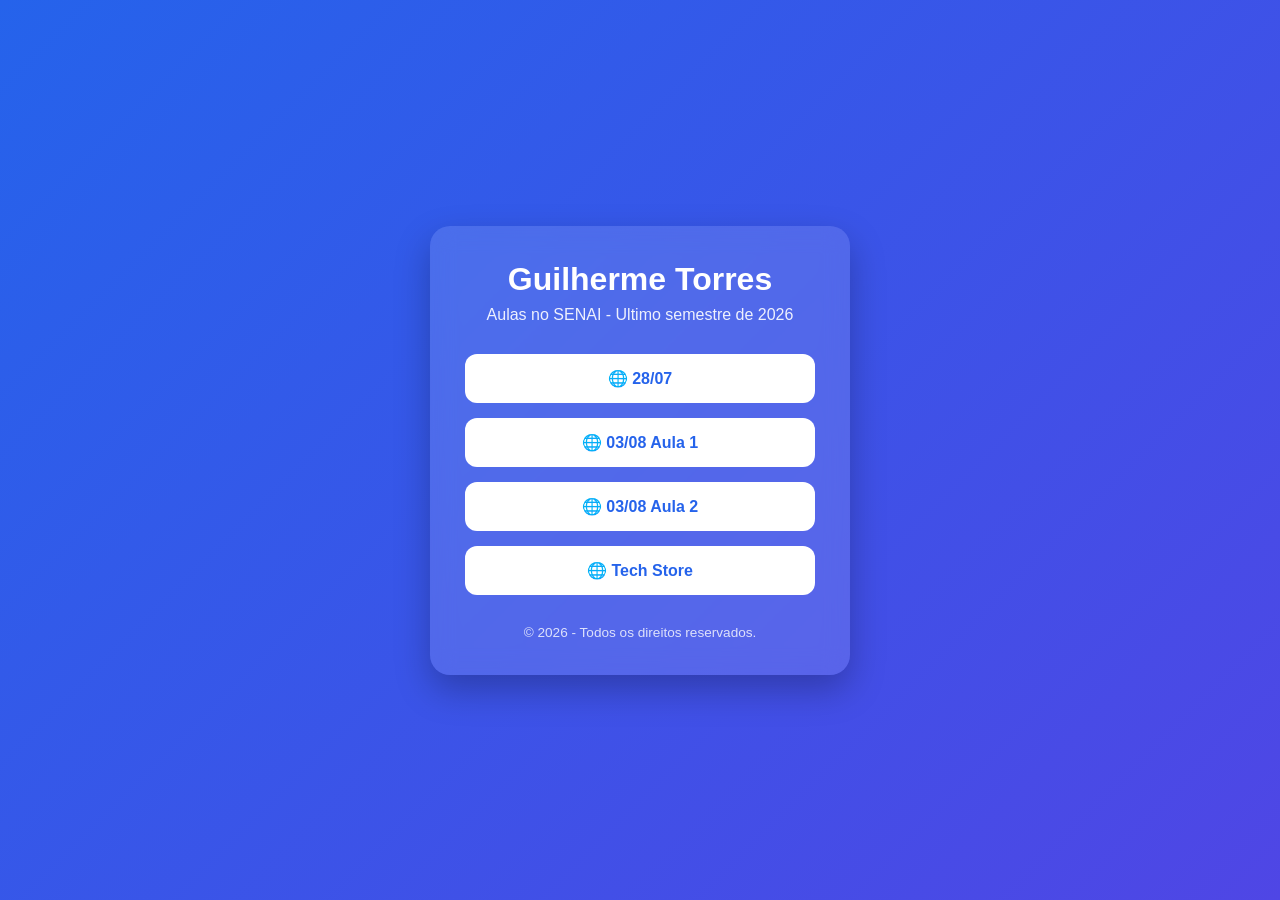
<file: index.html>
<!DOCTYPE html>
<html lang="pt-BR">
<head>
    <meta charset="UTF-8">
    <meta name="viewport" content="width=device-width, initial-scale=1.0">
    <title>Meus Links</title>
    <style>
        * {
            margin: 0;
            padding: 0;
            box-sizing: border-box;
        }

        body {
            font-family: "Segoe UI", Arial, sans-serif;
            background: linear-gradient(135deg, #2563eb, #4f46e5);
            min-height: 100vh;
            display: flex;
            justify-content: center;
            align-items: center;
            color: white;
            padding: 20px;
        }

        .container {
            width: 100%;
            max-width: 420px;
            background: rgba(255,255,255,0.12);
            backdrop-filter: blur(12px);
            border-radius: 20px;
            padding: 35px;
            text-align: center;
            box-shadow: 0 15px 35px rgba(0,0,0,.25);
        }

        .perfil {
            width: 120px;
            height: 120px;
            border-radius: 50%;
            border: 4px solid white;
            object-fit: cover;
            margin-bottom: 20px;
        }

        h1 {
            font-size: 2rem;
            margin-bottom: 8px;
        }

        .descricao {
            opacity: .9;
            margin-bottom: 30px;
        }

        .links {
            display: flex;
            flex-direction: column;
            gap: 15px;
        }

        .links a {
            text-decoration: none;
            color: #2563eb;
            background: white;
            padding: 15px;
            border-radius: 12px;
            font-weight: bold;
            transition: .3s;
        }

        .links a:hover {
            transform: translateY(-3px);
            background: #dbeafe;
            box-shadow: 0 8px 18px rgba(0,0,0,.2);
        }

        footer {
            margin-top: 30px;
            font-size: .85rem;
            opacity: .8;
        }

        @media (max-width: 500px) {
            .container {
                padding: 25px;
            }

            h1 {
                font-size: 1.7rem;
            }

            .links a {
                padding: 14px;
            }
        }
    </style>
</head>
<body>

    <main class="container">
        <h1>Guilherme Torres</h1>

        <p class="descricao">
            Aulas no SENAI - Ultimo semestre de 2026
        </p>

        <div class="links">
            <a href="./28-07/index.html" target="_blank">🌐 28/07</a>
            <a href="./03-08/aula01/exercicio.html" target="_blank">🌐 03/08 Aula 1</a>
            <a href="./03-08/aula02/index.html" target="_blank">🌐 03/08 Aula 2</a>
            <a href="./03-08/TechStore/index.html" target="_blank">🌐 Tech Store</a>
        </div>

        <footer>
            © 2026 - Todos os direitos reservados.
        </footer>

    </main>

</body>
</html>
</file>
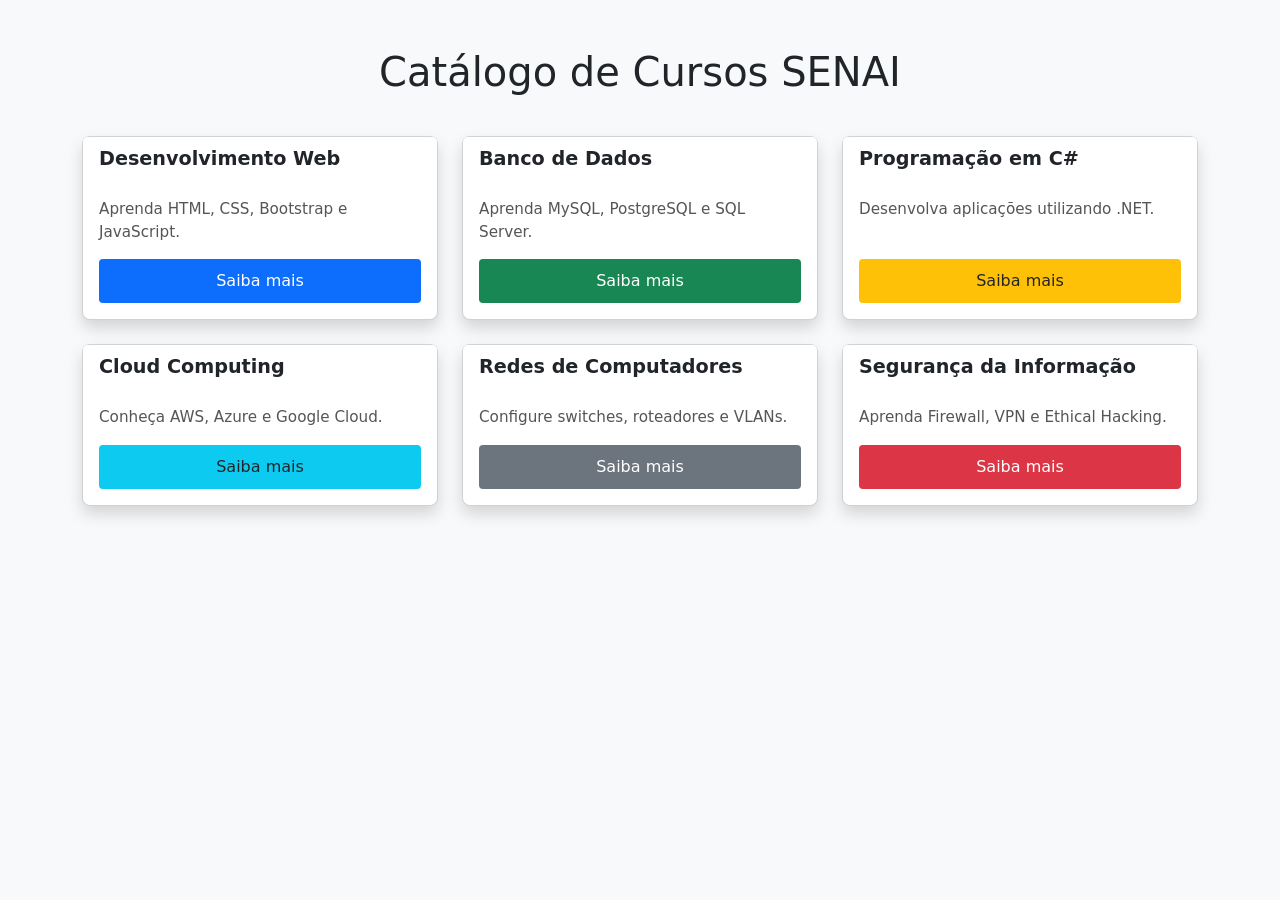
<file: 28-07/index.html>
<!DOCTYPE html>
<html lang="pt-br">
<head>
    <meta charset="UTF-8">
    <meta name="viewport" content="width=device-width, initial-scale=1.0">
    <title>Catálogo de Cursos SENAI</title>

    <link href="https://cdn.jsdelivr.net/npm/bootstrap@5.3.8/dist/css/bootstrap.min.css" rel="stylesheet">

    <style>
        body{
            background:#f8f9fa;
        }

        h1{
            margin-bottom:40px;
            font-weight:500;
        }

        .card{
            border-radius:8px;
        }

        .card-header{
            background:#fff;
            border-bottom:none;
            font-size:1.2rem;
            font-weight:600;
        }

        .card-body p{
            color:#555;
            font-size:.95rem;
        }

        .box{
            padding:10px;
            border-radius:4px;
            cursor:pointer;
            transition:.3s;
            font-weight:500;
        }

        .box:hover{
            filter:brightness(.9);
        }
    </style>
</head>

<body class="py-5">

<div class="container">

    <h1 class="text-center">Catálogo de Cursos SENAI</h1>

    <div class="row g-4">

        <!-- Desenvolvimento Web -->
        <div class="col-12 col-md-6 col-lg-4">
            <div class="card shadow h-100">
                <div class="card-header">
                    Desenvolvimento Web
                </div>

                <div class="card-body d-flex flex-column">
                    <p>Aprenda HTML, CSS, Bootstrap e JavaScript.</p>

                    <div class="mt-auto">
                        <div class="box bg-primary text-white text-center">
                            Saiba mais
                        </div>
                    </div>
                </div>
            </div>
        </div>

        <!-- Banco de Dados -->
        <div class="col-12 col-md-6 col-lg-4">
            <div class="card shadow h-100">
                <div class="card-header">
                    Banco de Dados
                </div>

                <div class="card-body d-flex flex-column">
                    <p>Aprenda MySQL, PostgreSQL e SQL Server.</p>

                    <div class="mt-auto">
                        <div class="box bg-success text-white text-center">
                            Saiba mais
                        </div>
                    </div>
                </div>
            </div>
        </div>

        <!-- C# -->
        <div class="col-12 col-md-6 col-lg-4">
            <div class="card shadow h-100">
                <div class="card-header">
                    Programação em C#
                </div>

                <div class="card-body d-flex flex-column">
                    <p>Desenvolva aplicações utilizando .NET.</p>

                    <div class="mt-auto">
                        <div class="box bg-warning text-dark text-center">
                            Saiba mais
                        </div>
                    </div>
                </div>
            </div>
        </div>

        <!-- Cloud -->
        <div class="col-12 col-md-6 col-lg-4">
            <div class="card shadow h-100">
                <div class="card-header">
                    Cloud Computing
                </div>

                <div class="card-body d-flex flex-column">
                    <p>Conheça AWS, Azure e Google Cloud.</p>

                    <div class="mt-auto">
                        <div class="box bg-info text-dark text-center">
                            Saiba mais
                        </div>
                    </div>
                </div>
            </div>
        </div>

        <!-- Redes -->
        <div class="col-12 col-md-6 col-lg-4">
            <div class="card shadow h-100">
                <div class="card-header">
                    Redes de Computadores
                </div>

                <div class="card-body d-flex flex-column">
                    <p>Configure switches, roteadores e VLANs.</p>

                    <div class="mt-auto">
                        <div class="box bg-secondary text-white text-center">
                            Saiba mais
                        </div>
                    </div>
                </div>
            </div>
        </div>

        <!-- Segurança -->
        <div class="col-12 col-md-6 col-lg-4">
            <div class="card shadow h-100">
                <div class="card-header">
                    Segurança da Informação
                </div>

                <div class="card-body d-flex flex-column">
                    <p>Aprenda Firewall, VPN e Ethical Hacking.</p>

                    <div class="mt-auto">
                        <div class="box bg-danger text-white text-center">
                            Saiba mais
                        </div>
                    </div>
                </div>
            </div>
        </div>

    </div>

</div>

</body>
</html>
</file>
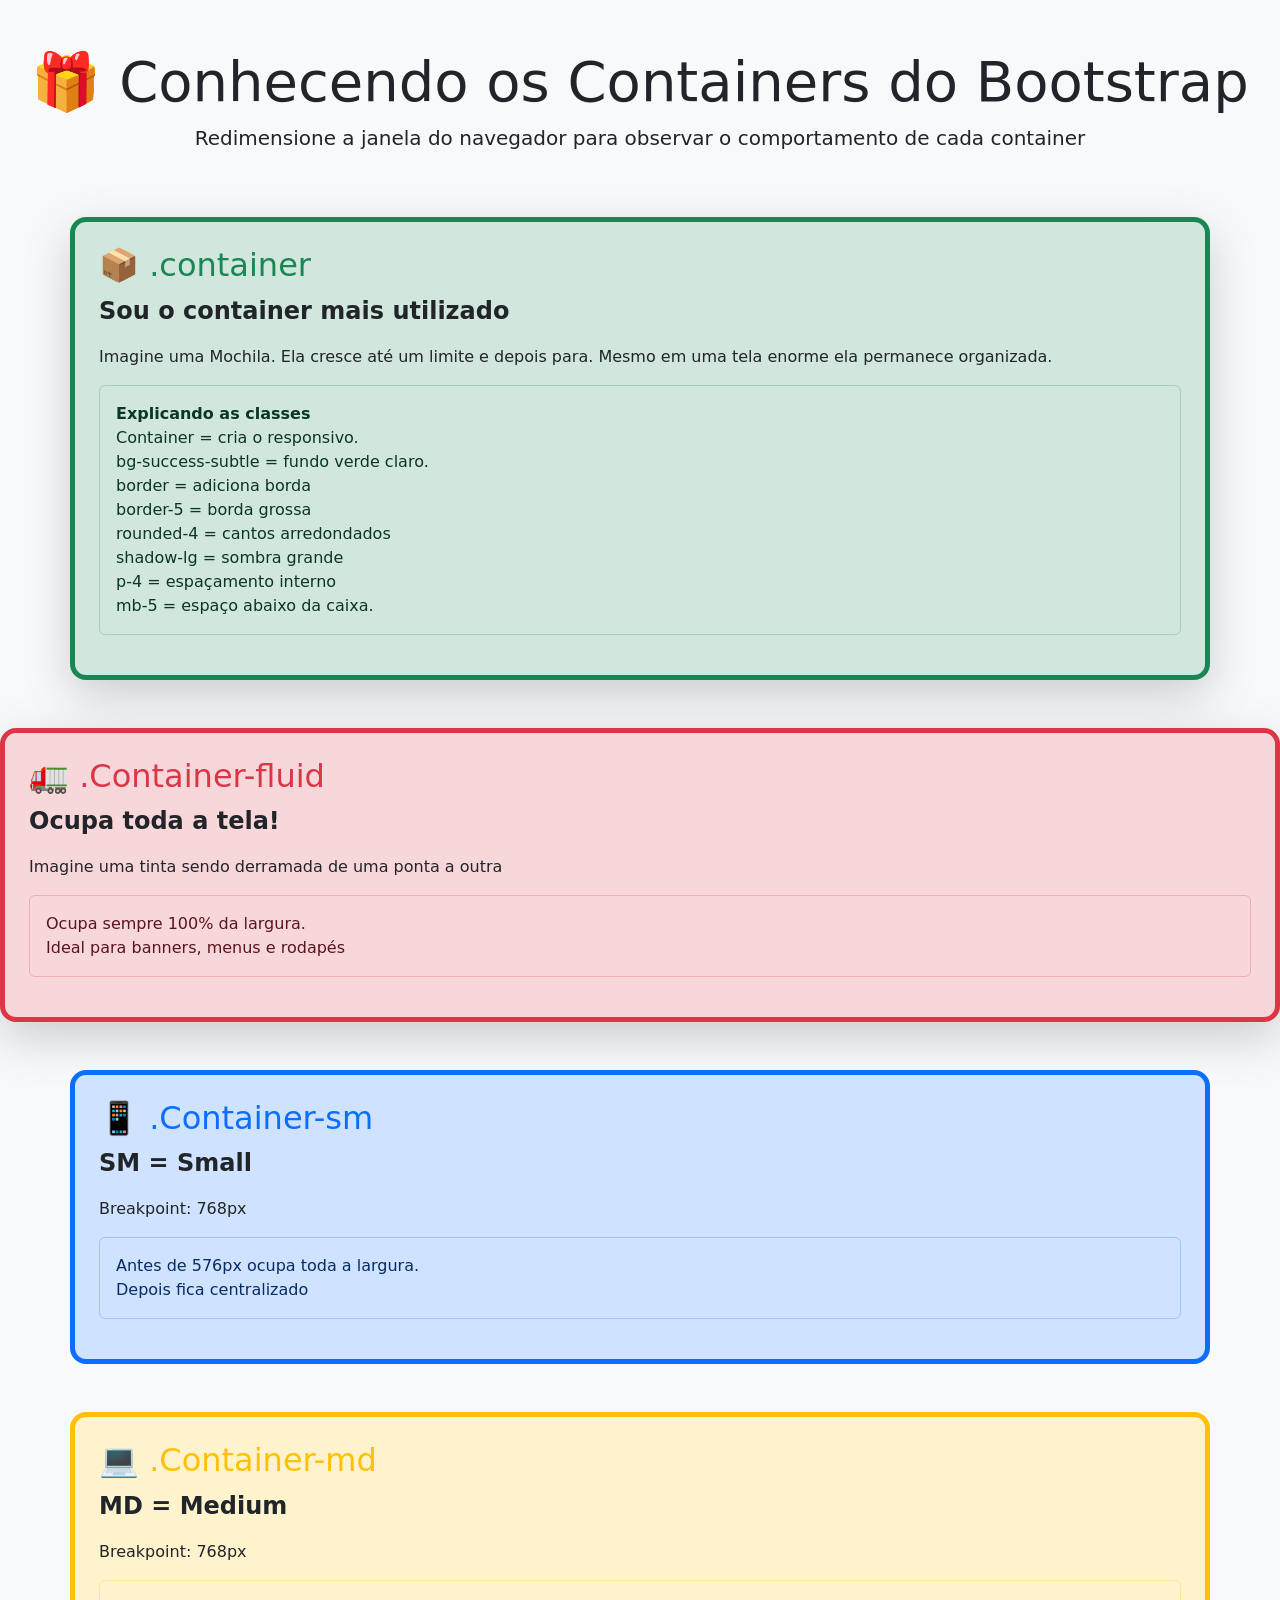
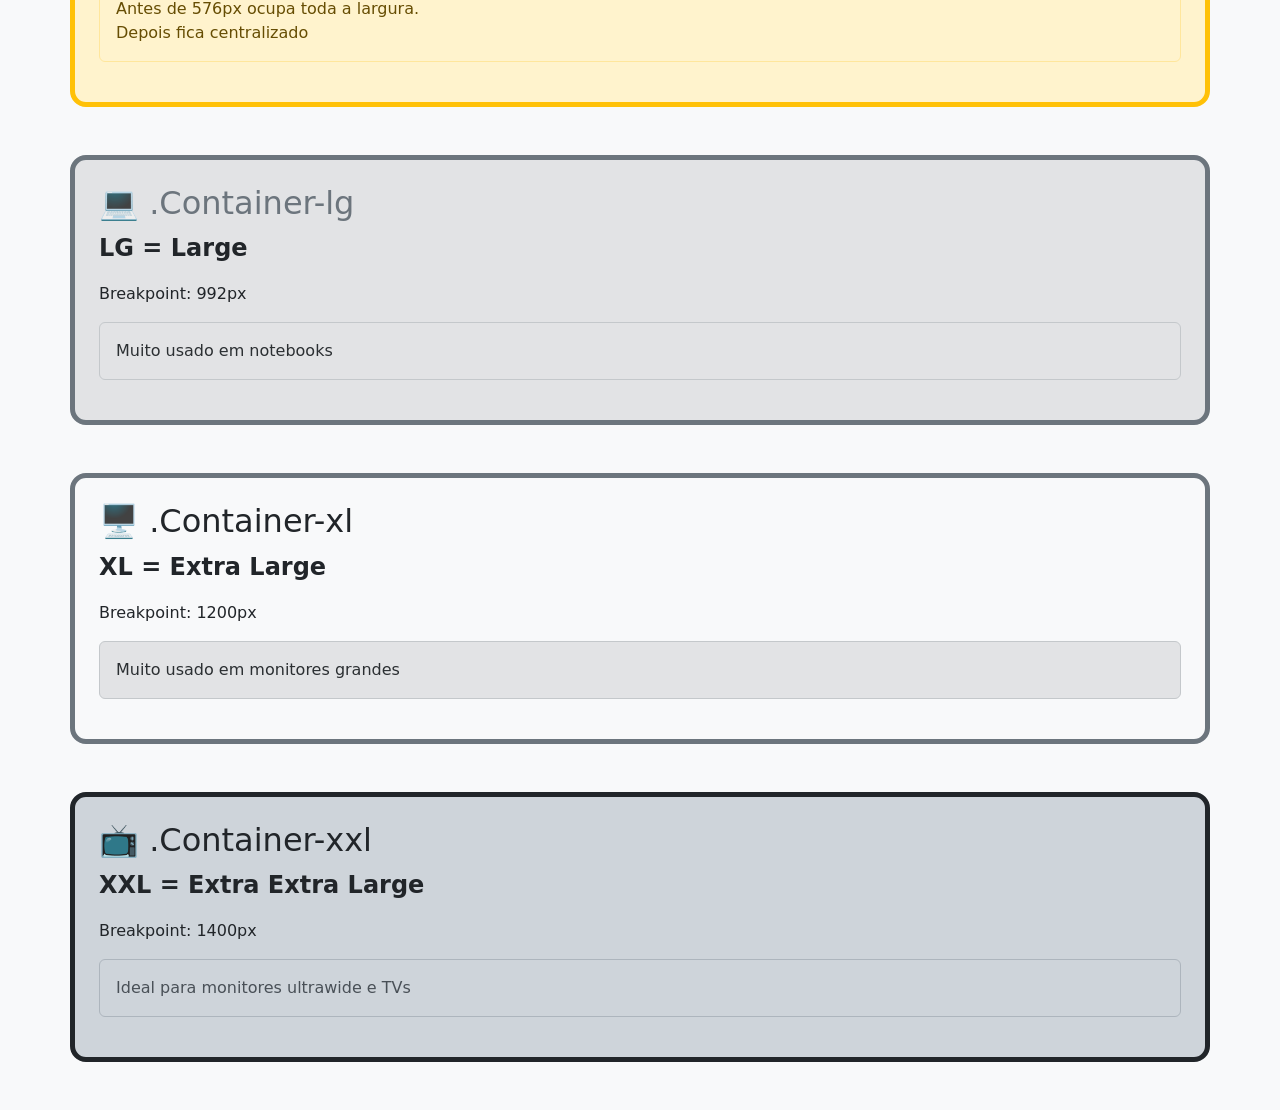
<file: 03-08/aula02/index.html>
<!DOCTYPE html>
<html lang="pt-br">
<head>
    <meta charset="UTF-8">
    <meta name="viewport" content="width=device-width, initial-scale=1.0">
    <title>Document</title>
    <link href="https://cdn.jsdelivr.net/npm/bootstrap@5.3.8/dist/css/bootstrap.min.css" rel="stylesheet" integrity="sha384-sRIl4kxILFvY47J16cr9ZwB07vP4J8+LH7qKQnuqkuIAvNWLzeN8tE5YBujZqJLB" crossorigin="anonymous">

</head>
<body class="bg-light">
    <div class="text-center py-5">
        <h1 class="display-4 ">🎁 Conhecendo os Containers do Bootstrap</h1>
        <p class="lead">Redimensione a janela do navegador para observar o comportamento de cada container</p>

    </div>
    <div class="container bg-success-subtle border border-success border-5 rounded-4 shadow-4 shadow-lg p-4 mb-5">
        <h2 class="text-success">📦 .container</h2>
        <p class="fs-4 fw-bold">Sou o container mais utilizado</p>
        <p>Imagine uma Mochila. Ela cresce até um limite e depois para. Mesmo em uma tela enorme ela permanece organizada.</p>
        <div class="alert alert-success"><strong>Explicando as classes</strong><br>
            Container = cria o responsivo. <br>
            bg-success-subtle = fundo verde claro. <br>
            border = adiciona borda <br>
            border-5 = borda grossa <br>
            rounded-4 = cantos arredondados <br>
            shadow-lg = sombra grande <br>
            p-4 = espaçamento interno <br>
            mb-5 = espaço abaixo da caixa.
        </div>
    </div>

    <!-- =====================Container Fluid===================== -->

    <div class="container-fluid bg-danger-subtle border border-danger border-5 rounded-4 shadow-lg p-4 mb-5">
        <h2 class="text-danger">🚛 .Container-fluid</h2>
        <p class="fs-4 fw-bold">Ocupa toda a tela!</p>
        <p>Imagine uma tinta sendo derramada de uma ponta a outra</p>
        <div class="alert alert-danger">
            Ocupa sempre 100% da largura. <br>
            Ideal para banners, menus e rodapés
        </div>
    </div>

    <!-- =====================Container Responsivos===================== -->

    <div class="container-sm bg-primary-subtle border border-primary border-5 rounded-4 shadow-4 p-4 mb-5">
        <h2 class="text-primary">📱 .Container-sm </h2>
        <p class="fs-4 fw-bold ">SM = Small</p>
        <p>Breakpoint: 768px</p>
        <div class="alert alert-primary">
           Antes de 576px ocupa toda a largura. <br>
           Depois fica centralizado
        </div>
    </div>

    <div class="container-md bg-warning-subtle border border-warning border-5 rounded-4 shadow-4 p-4 mb-5">
        <h2 class="text-warning">💻 .Container-md </h2>
        <p class="fs-4 fw-bold ">MD = Medium</p>
        <p>Breakpoint: 768px</p>
        <div class="alert alert-warning">
           Antes de 576px ocupa toda a largura. <br>
           Depois fica centralizado
        </div>
    </div>

    <div class="container-lg bg-secondary-subtle border border-secondary border-5 rounded-4 shadow-4 p-4 mb-5">
        <h2 class="text-secondary">💻 .Container-lg</h2>
        <p class="fs-4 fw-bold ">LG = Large</p>
        <p>Breakpoint: 992px</p>
        <div class="alert alert-secondary">
           Muito usado em notebooks
        </div>
    </div>

    <div class="container-xl bg-info-secondary-subtle border border-secondary border-5 rounded-4 shadow-4 p-4 mb-5">
        <h2 class="text-info-secondary">🖥️ .Container-xl </h2>
        <p class="fs-4 fw-bold ">XL = Extra Large</p>
        <p>Breakpoint: 1200px</p>
        <div class="alert alert-secondary">
           Muito usado em monitores grandes
        </div>
    </div>

    <div class="container-xl bg-dark-subtle border border-dark border-5 rounded-4 shadow-4 p-4 mb-5">
        <h2 class="text-dark">📺 .Container-xxl </h2>
        <p class="fs-4 fw-bold ">XXL = Extra Extra Large</p>
        <p>Breakpoint: 1400px</p>
        <div class="alert alert-dark">
           Ideal para monitores ultrawide e TVs
        </div>
    </div>



</body>
</html>
</file>
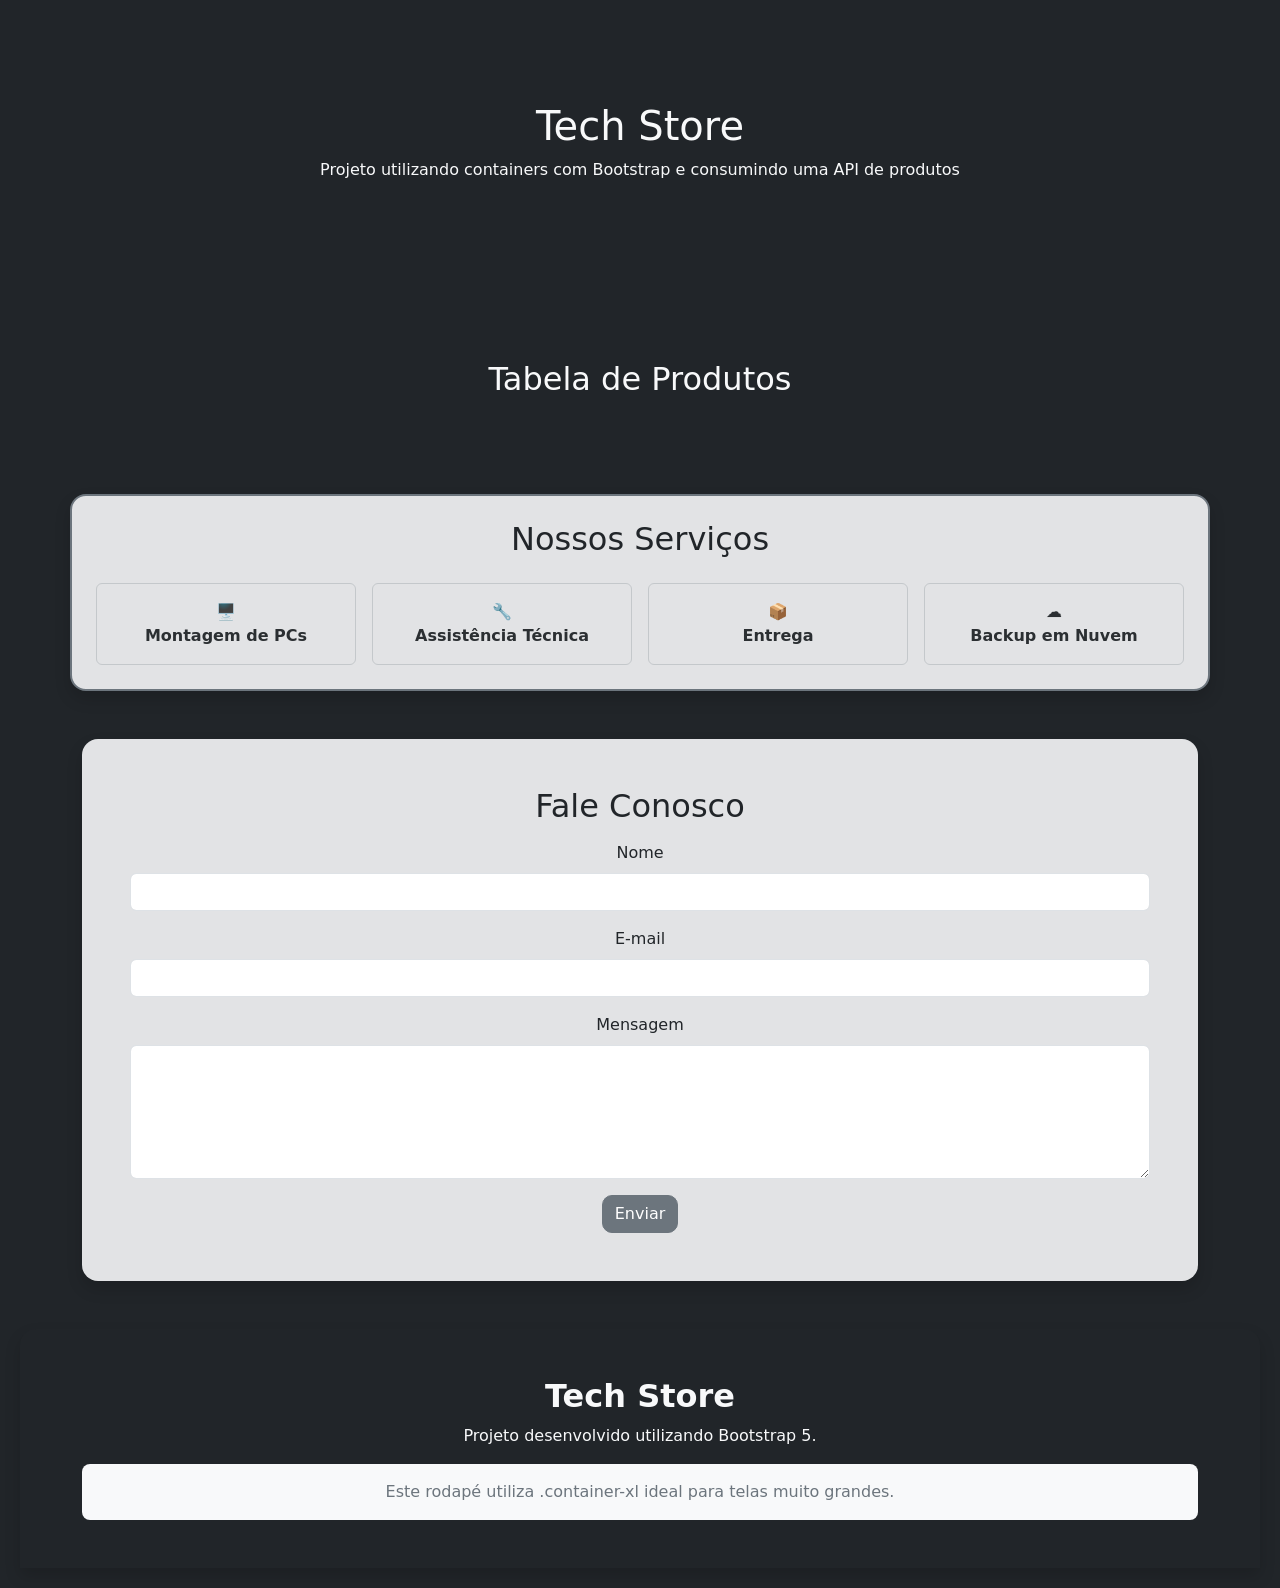
<file: 03-08/TechStore/index.html>
<!DOCTYPE html>
<html lang="pt-br">
<head>
    <meta charset="UTF-8">
    <meta name="viewport" content="width=device-width, initial-scale=1.0">
    <link href="https://cdn.jsdelivr.net/npm/bootstrap@5.3.8/dist/css/bootstrap.min.css" rel="stylesheet" integrity="sha384-sRIl4kxILFvY47J16cr9ZwB07vP4J8+LH7qKQnuqkuIAvNWLzeN8tE5YBujZqJLB" crossorigin="anonymous">
    <link rel="stylesheet" href="style.css">
    <title>Tech Store</title>
</head>
<body class="bg-dark">
    <header>
        <div class="content-hero container-fluid bg-dark text-light">
            <h1>Tech Store</h1>
            <p>Projeto utilizando containers com Bootstrap e consumindo uma API de produtos</p>
        </div>
    </header>
    <main class="text-center">
        <div class="container">
            <div class="container-produtos row g-4"></div>
        </div>
        <h2 class="text-light">Tabela de Produtos</h2>
        <div class="container my-5">
            <div class="tabela-produtos table-responsive"></div>
        </div>
        <div class="services container-lg bg-secondary-subtle border border-secondary border-2 rounded-4 shadow p-4 mb-5">
    <h2 class="text-center mb-4">Nossos Serviços</h2>

    <div class="row g-3">

        <div class="col-12 col-sm-6 col-lg-3">
            <div class="alert alert-secondary text-center h-100 mb-0">
                🖥️ <br>
                <strong>Montagem de PCs</strong>
            </div>
        </div>

        <div class="col-12 col-sm-6 col-lg-3">
            <div class="alert alert-secondary text-center h-100 mb-0">
                🔧 <br>
                <strong>Assistência Técnica</strong>
            </div>
        </div>

        <div class="col-12 col-sm-6 col-lg-3">
            <div class="alert alert-secondary text-center h-100 mb-0">
                📦 <br>
                <strong>Entrega</strong>
            </div>
        </div>

        <div class="col-12 col-sm-6 col-lg-3">
            <div class="alert alert-secondary text-center h-100 mb-0">
                ☁️ <br>
                <strong>Backup em Nuvem</strong>
            </div>
        </div>

            </div>
        </div>
        <section class="container-lg my-5">
            <div class="bg-secondary-subtle rounded-4 shadow p-4 p-md-5">

                <h2 class="mb-3">Fale Conosco</h2>

                <form>

                    <div class="mb-3">
                        <label for="nome" class="form-label">
                            Nome
                        </label>
                        <input 
                            type="text" 
                            class="form-control"
                            id="nome"
                        >
                    </div>

                    <div class="mb-3">
                        <label for="email" class="form-label">
                            E-mail
                        </label>
                        <input 
                            type="email" 
                            class="form-control"
                            id="email"
                        >
                    </div>

                    <div class="mb-3">
                        <label for="mensagem" class="form-label">
                            Mensagem
                        </label>

                        <textarea 
                            class="form-control"
                            id="mensagem"
                            rows="5">
                        </textarea>
                    </div>

                    <button class="btn btn-secondary">
                        Enviar
                    </button>

                </form>

            </div>
        </section>
        <footer class="bg-dark text-light rounded-top-4 shadow mt-5">

            <div class="container-lg py-5">

                <h2 class="fw-bold">
                    Tech Store
                </h2>

                <p>
                    Projeto desenvolvido utilizando Bootstrap 5.
                </p>

                <div class="bg-light text-secondary rounded-3 p-3">
                    Este rodapé utiliza .container-xl ideal para telas muito grandes.
                </div>

            </div>

        </footer>
    </main>
    <script src="script.js"></script>
</body>
</html>
</file>
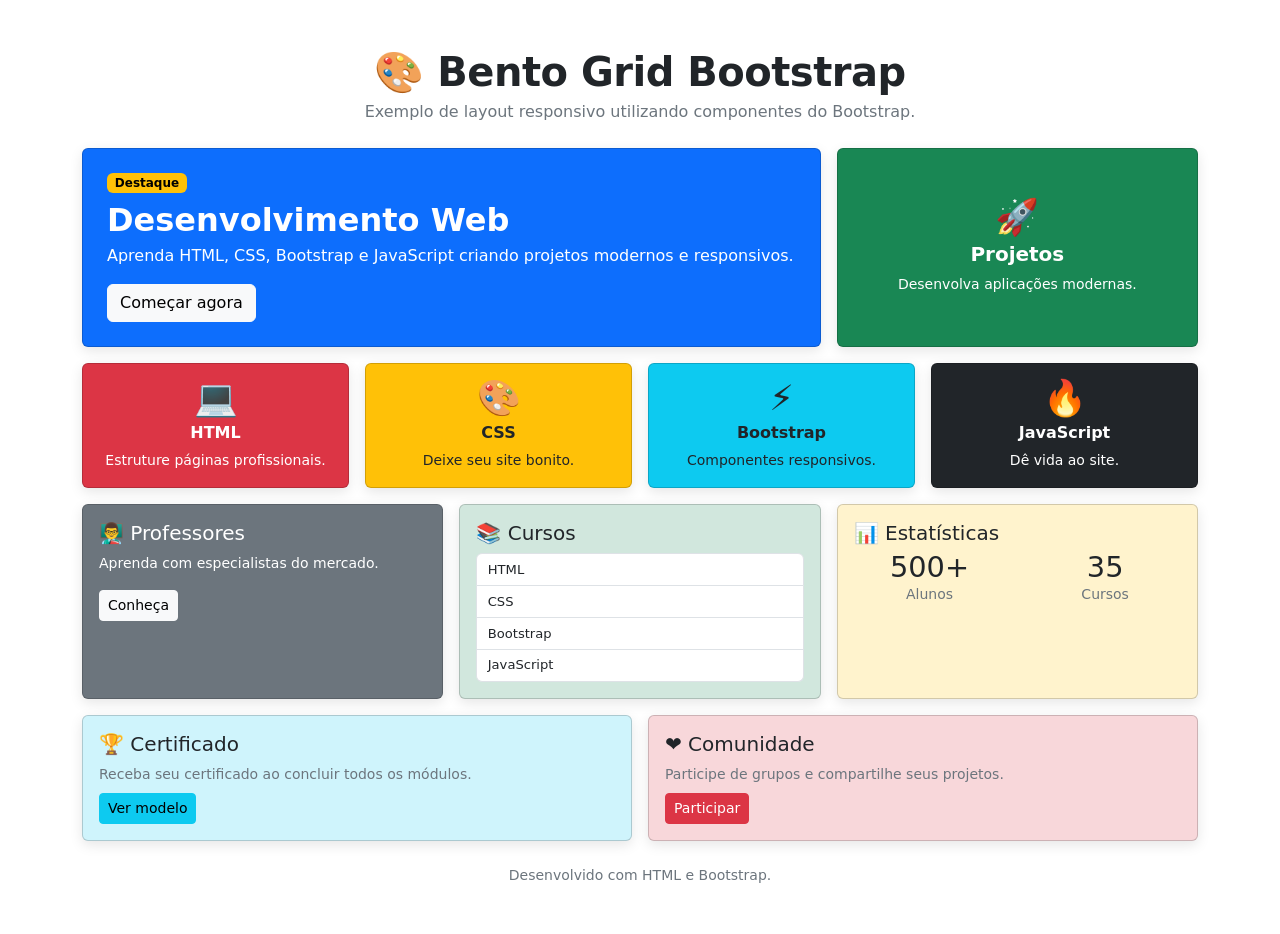
<file: 10-08/bento-grid/index.html>
<!DOCTYPE html>
<html lang="pt-BR">
<head>
  <meta charset="UTF-8">
  <meta name="viewport" content="width=device-width, 
  initial-scale=1.0">
  <link rel="stylesheet" href="style.css">
  <meta name="description" content="Bento Grid desenvolvido com HTML e Bootstrap.">
  <title>Bento Grid Bootstrap</title>
  <link href="https://cdn.jsdelivr.net/npm/bootstrap@5.3.3/dist/css/bootstrap.min.css" rel="stylesheet">
</head>

<body>
  <main class="container py-4 py-md-5">

    <header class="text-center mb-4">
      <h1 class="page-title fw-bold mb-1">🎨 Bento Grid Bootstrap</h1>
      <p class="text-secondary mb-0">
        Exemplo de layout responsivo utilizando componentes do Bootstrap.
      </p>
    </header>

    <section class="row g-3">
      <div class="col-12 col-md-8">
        <article class="card bento-card hero-card h-100 bg-primary text-white">
          <div class="card-body d-flex flex-column justify-content-center p-4">
            <span class="badge text-bg-warning align-self-start mb-2">Destaque</span>
            <h2 class="card-title fw-bold mb-1">Desenvolvimento Web</h2>
            <p class="card-text mb-3">
              Aprenda HTML, CSS, Bootstrap e JavaScript criando projetos modernos e responsivos.
            </p>
            <a href="#cursos" class="btn btn-light align-self-start">Começar agora</a>
          </div>
        </article>
      </div>
      <div class="col-12 col-md-4">
        <article class="card bento-card hero-card h-100 bg-success text-white text-center">
          <div class="card-body d-flex flex-column justify-content-center align-items-center">
            <div class="emoji mb-2">🚀</div>
            <h2 class="h5 fw-bold">Projetos</h2>
            <p class="small mb-0">Desenvolva aplicações modernas.</p>
          </div>
        </article>
      </div>
      <div class="col-12 col-sm-6 col-lg-3">
        <article class="card bento-card topic-card h-100 bg-danger text-white">
          <div class="card-body text-center d-flex flex-column justify-content-center">
            <div class="emoji mb-2">💻</div>
            <h3 class="h6 fw-bold">HTML</h3>
            <p class="small mb-0">Estruture páginas profissionais.</p>
          </div>
        </article>
      </div>
      <div class="col-12 col-sm-6 col-lg-3">
        <article class="card bento-card topic-card h-100 bg-warning text-dark">
          <div class="card-body text-center d-flex flex-column justify-content-center">
            <div class="emoji mb-2">🎨</div>
            <h3 class="h6 fw-bold">CSS</h3>
            <p class="small mb-0">Deixe seu site bonito.</p>
          </div>
        </article>
      </div>
      <div class="col-12 col-sm-6 col-lg-3">
        <article class="card bento-card topic-card h-100 bg-info text-dark">
          <div class="card-body text-center d-flex flex-column justify-content-center">
            <div class="emoji mb-2">⚡</div>
            <h3 class="h6 fw-bold">Bootstrap</h3>
            <p class="small mb-0">Componentes responsivos.</p>
          </div>
        </article>
      </div>
      <div class="col-12 col-sm-6 col-lg-3">
        <article class="card bento-card topic-card h-100 bg-dark text-white">
          <div class="card-body text-center d-flex flex-column justify-content-center">
            <div class="emoji mb-2">🔥</div>
            <h3 class="h6 fw-bold">JavaScript</h3>
            <p class="small mb-0">Dê vida ao site.</p>
          </div>
        </article>
      </div>
      <div class="col-12 col-lg-4">
        <article class="card bento-card small-card h-100 bg-secondary text-white">
          <div class="card-body">
            <h2 class="h5 card-title">👨‍🏫 Professores</h2>
            <p class="small mb-3">Aprenda com especialistas do mercado.</p>
            <a href="#cursos" class="btn btn-light btn-sm">Conheça</a>
          </div>
        </article>
      </div>
      <div class="col-12 col-lg-4" id="cursos">
        <article class="card bento-card small-card h-100 bg-success-subtle">
          <div class="card-body">
            <h2 class="h5 card-title">📚 Cursos</h2>
            <div class="list-group course-list">
              <div class="list-group-item">HTML</div>
              <div class="list-group-item">CSS</div>
              <div class="list-group-item">Bootstrap</div>
              <div class="list-group-item">JavaScript</div>
            </div>
          </div>
        </article>
      </div>
      <div class="col-12 col-lg-4">
        <article class="card bento-card small-card h-100 bg-warning-subtle">
          <div class="card-body">
            <h2 class="h5 card-title">📊 Estatísticas</h2>
            <div class="row text-center mt-2">
              <div class="col-6">
                <div class="stat-number">500+</div>
                <small class="text-secondary">Alunos</small>
              </div>
              <div class="col-6">
                <div class="stat-number">35</div>
                <small class="text-secondary">Cursos</small>
              </div>
            </div>
          </div>
        </article>
      </div>
      <div class="col-12 col-lg-6">
        <article class="card bento-card bottom-card h-100 bg-info-subtle">
          <div class="card-body">
            <h2 class="h5 card-title">🏆 Certificado</h2>
            <p class="small text-secondary mb-2">
              Receba seu certificado ao concluir todos os módulos.
            </p>
            <a href="#cursos" class="btn btn-info btn-sm">Ver modelo</a>
          </div>
        </article>
      </div>
      <div class="col-12 col-lg-6">
        <article class="card bento-card bottom-card h-100 bg-danger-subtle">
          <div class="card-body">
            <h2 class="h5 card-title">❤️ Comunidade</h2>
            <p class="small text-secondary mb-2">
              Participe de grupos e compartilhe seus projetos.
            </p>
            <a href="#cursos" class="btn btn-danger btn-sm">Participar</a>
          </div>
        </article>
      </div>

    </section>

    <footer class="text-center text-secondary small mt-4">
      Desenvolvido com HTML e Bootstrap.
    </footer>

  </main>
</body>
</html>
</file>
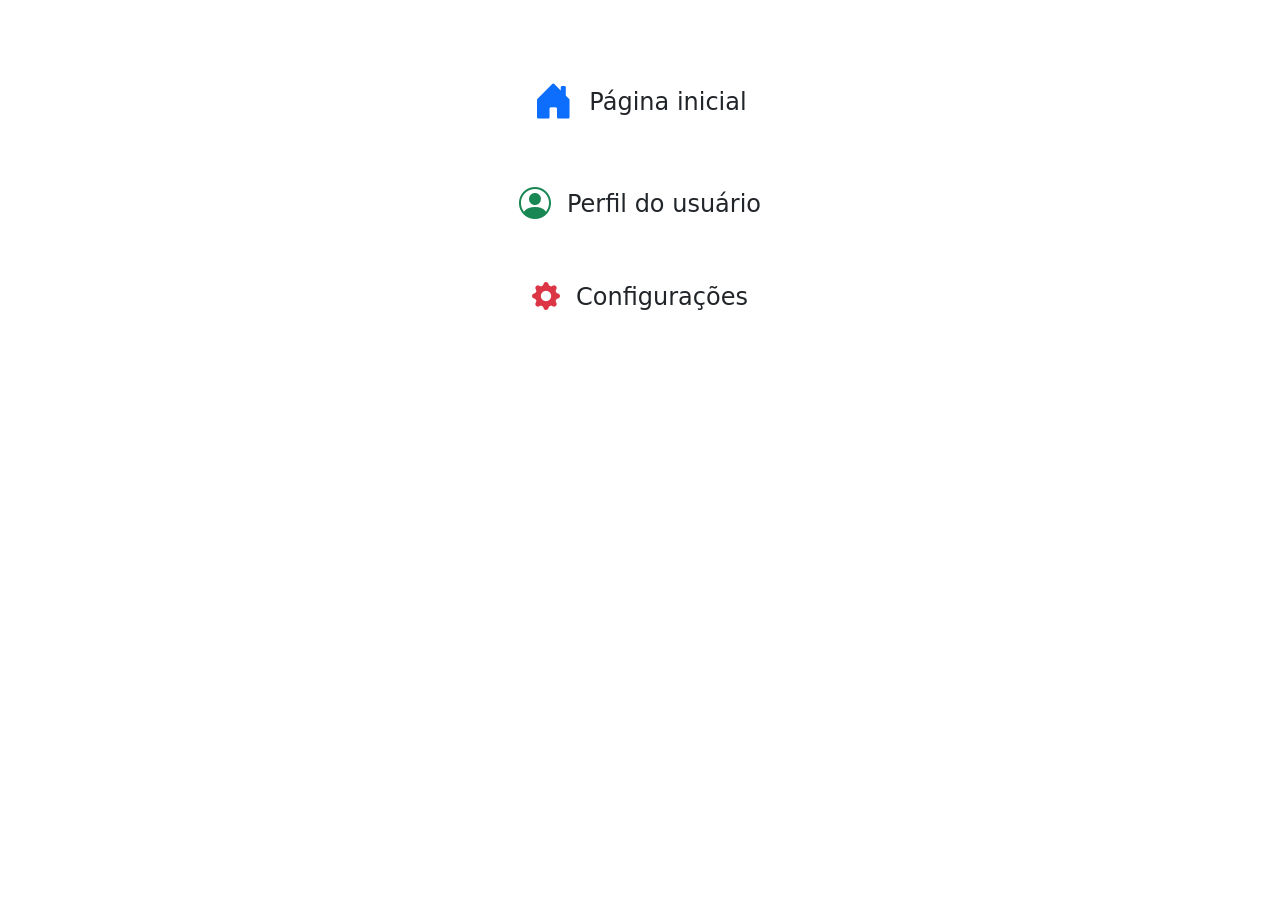
<file: 11-08/bootstrap-icons/index.html>
<!DOCTYPE html>
<html lang="pt-BR">
<head>
    <meta charset="UTF-8">
    <meta name="viewport" content="width=device-width, initial-scale=1.0">
    <title>Exercício Bootstrap</title>
    <link href="https://cdn.jsdelivr.net/npm/bootstrap@5.3.8/dist/css/bootstrap.min.css" rel="stylesheet" integrity="sha384-sRIl4kxILFvY47J16cr9ZwB07vP4J8+LH7qKQnuqkuIAvNWLzeN8tE5YBujZqJLB" crossorigin="anonymous">
    <link rel="stylesheet" href="https://cdn.jsdelivr.net/npm/bootstrap-icons@1.13.1/font/bootstrap-icons.min.css">
    <script src="https://cdn.jsdelivr.net/npm/bootstrap@5.3.8/dist/js/bootstrap.bundle.min.js" integrity="sha384-FKyoEForCGlyvwx9Hj09JcYn3nv7wiPVlz7YYwJrWVcXK/BmnVDxM+D2scQbITxI" crossorigin="anonymous" defer></script>
</head>
<body>
    <div class="container py-5">
        <div class="row justify-content-center">
            <div class="col-12 col-md-8 d-flex align-items-center justify-content-center p-4">
                <i class="bi bi-house-door-fill text-primary fs-1 me-3"></i>
                <span class="fs-4">Página inicial</span>
            </div>
            <div class="col-12 col-md-8 d-flex align-items-center justify-content-center p-4">
                <i class="bi bi-person-circle text-success fs-2 me-3"></i>
                <span class="fs-4">Perfil do usuário</span>
            </div>
            <div class="col-12 col-md-8 d-flex align-items-center justify-content-center p-4">
                <i class="bi bi-gear-fill text-danger fs-3 me-3"></i>
                <span class="fs-4">Configurações</span>
            </div>
        </div>
    </div>
</body>
</html>
</file>
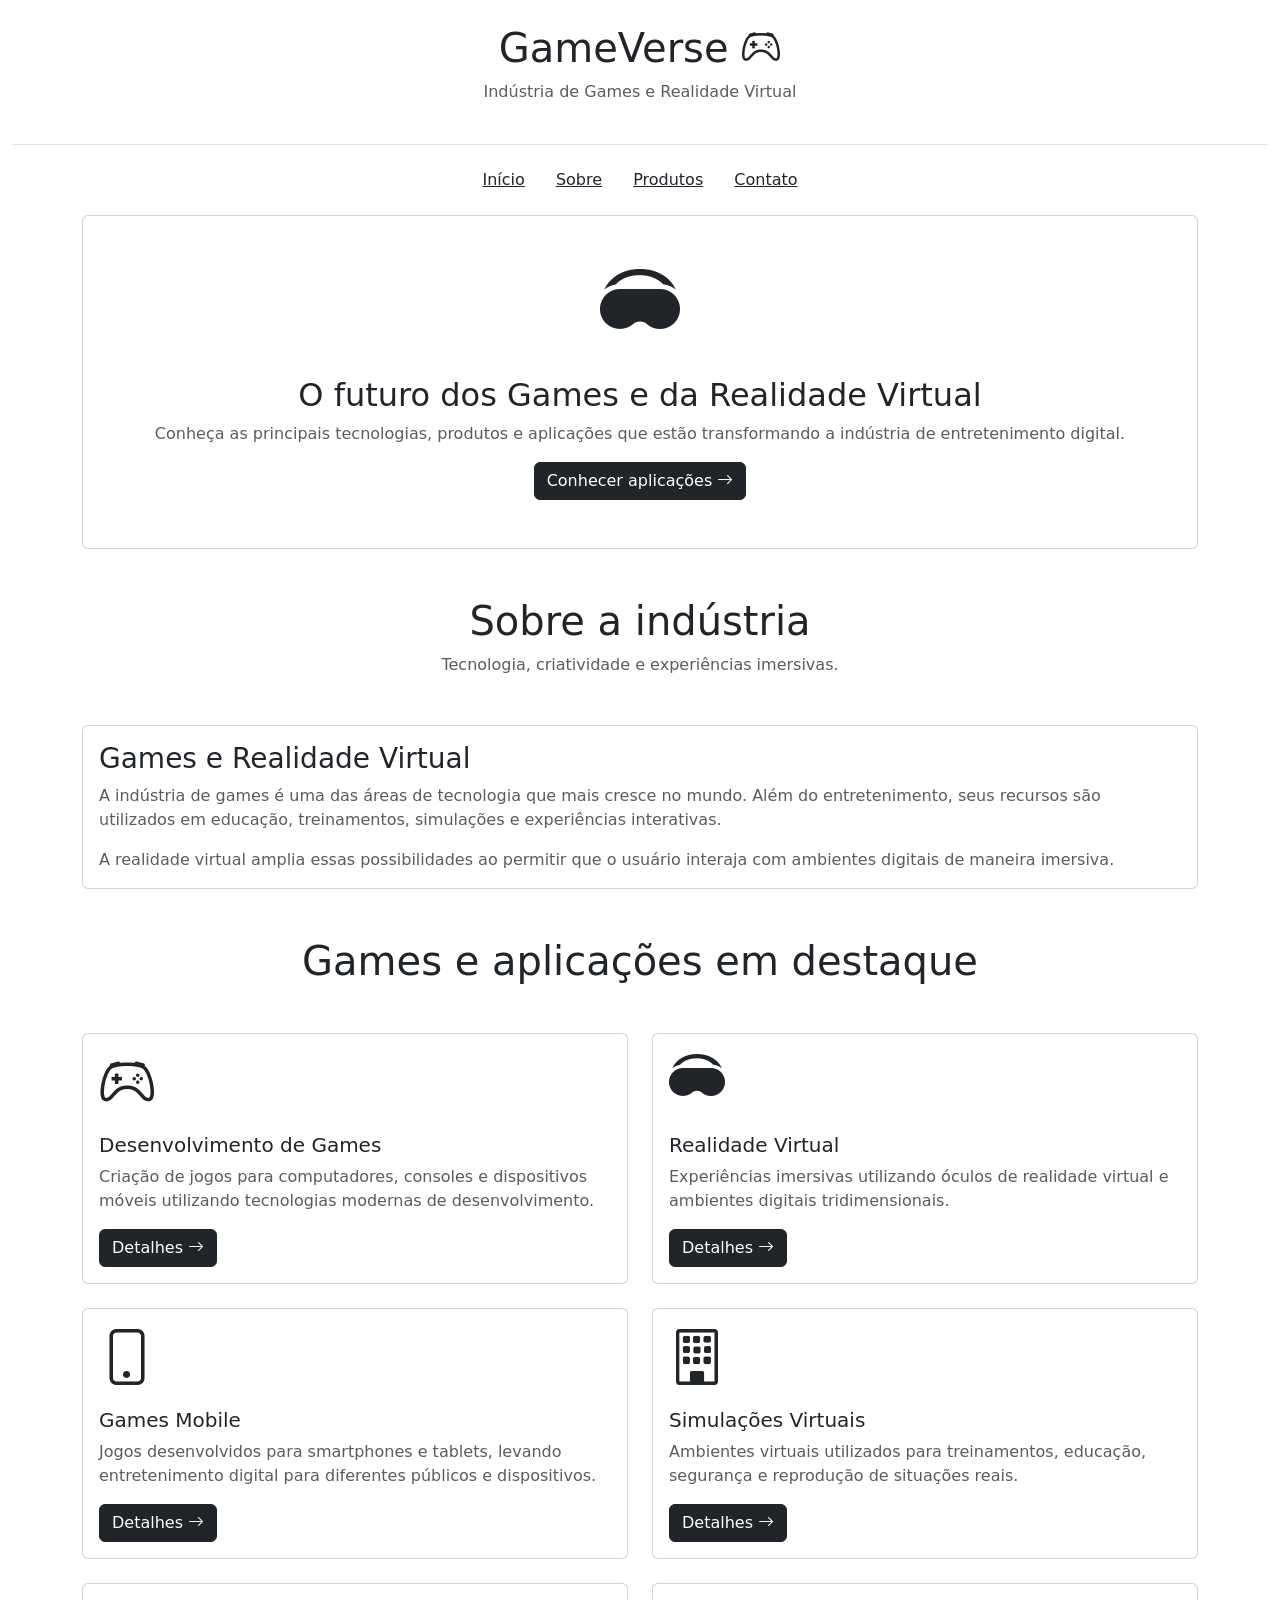
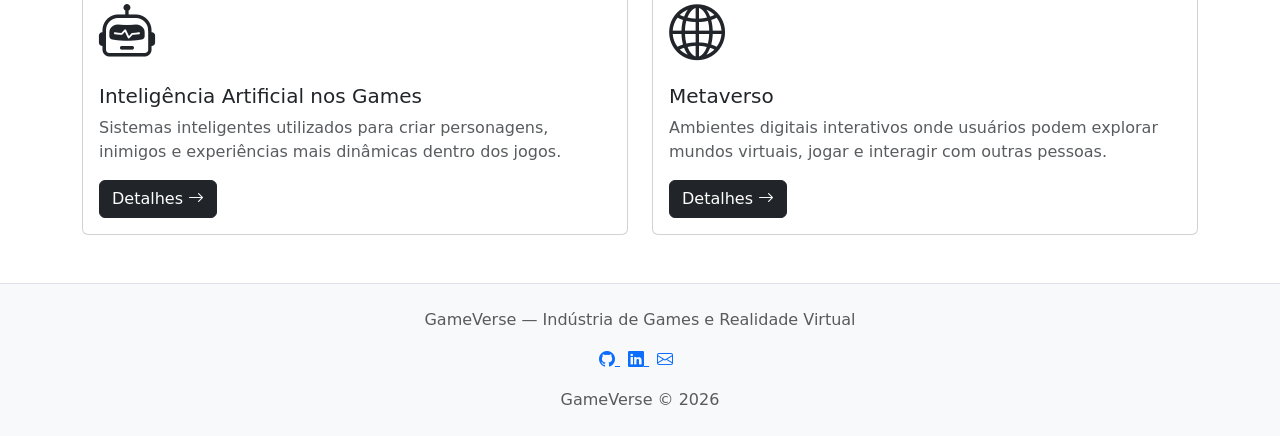
<file: 17-08/Site-com-bootstrap/index.html>
<!DOCTYPE html>
<html lang="pt-br">

<head>
    <meta charset="UTF-8">
    <link rel="icon" href="./img/favicon.ico">
    <meta name="viewport" content="width=device-width, initial-scale=1.0">
    <link rel="stylesheet"
        href="https://cdn.jsdelivr.net/npm/bootstrap-icons@1.13.1/font/bootstrap-icons.min.css">
    <link href="https://cdn.jsdelivr.net/npm/bootstrap@5.3.8/dist/css/bootstrap.min.css"
        rel="stylesheet"
        integrity="sha384-sRIl4kxILFvY47J16cr9ZwB07vP4J8+LH7qKQnuqkuIAvNWLzeN8tE5YBujZqJLB"
        crossorigin="anonymous">
    <script
        src="https://cdn.jsdelivr.net/npm/bootstrap@5.3.8/dist/js/bootstrap.bundle.min.js"
        integrity="sha384-FKyoEForCGlyvwx9Hj09JcYn3nv7wiPVlz7YYjWrWVcXK/BmnVDxM+D2scQbITxI"
        crossorigin="anonymous"
        defer>
    </script>
    <title>GameVerse | Indústria de Games e Realidade Virtual</title>
</head>
<body>
    <div class="container-fluid">
        <header class="text-center py-4 border-bottom" id="inicio">
            <h1 class="mb-2">
                GameVerse <i class="bi bi-controller"></i>
            </h1>

            <p class="text-muted">
                Indústria de Games e Realidade Virtual
            </p>
        </header>

        <nav class="py-3">
            <div class="container">
                <div class="row text-center">
                    <div class="col">

                        <a href="#inicio" class="btn btn-link text-dark">
                            Início
                        </a>

                        <a href="#sobre" class="btn btn-link text-dark">
                            Sobre
                        </a>

                        <a href="#produtos" class="btn btn-link text-dark">
                            Produtos
                        </a>

                        <a href="#contato" class="btn btn-link text-dark">
                            Contato
                        </a>

                    </div>
                </div>
            </div>
        </nav>

    </div>
    <div class="container mb-5">
        <div class="row">
            <div class="col-12">
                <div class="card">
                    <div class="card-body text-center py-5">
                        <i class="bi bi-headset-vr display-1"></i>
                        <h2 class="card-title mt-3">O futuro dos Games e da Realidade Virtual</h2>
                        <p class="text-muted">
                            Conheça as principais tecnologias, produtos e
                            aplicações que estão transformando a indústria
                            de entretenimento digital.
                        </p>
                        <a href="#produtos" class="btn btn-dark">
                            Conhecer aplicações
                            <i class="bi bi-arrow-right"></i>
                        </a>
                    </div>
                </div>
            </div>
        </div>
    </div>
    <div class="container mb-5" id="sobre">
        <div class="text-center mb-5">
            <h1>Sobre a indústria</h1>
            <p class="text-muted">
                Tecnologia, criatividade e experiências imersivas.
            </p>
        </div>

        <div class="row">
            <div class="col-12">
                <div class="card">
                    <div class="card-body">
                        <h3 class="card-title">
                            Games e Realidade Virtual
                        </h3>
                        <p class="text-muted">
                            A indústria de games é uma das áreas de tecnologia
                            que mais cresce no mundo. Além do entretenimento,
                            seus recursos são utilizados em educação,
                            treinamentos, simulações e experiências
                            interativas.
                        </p>
                        <p class="text-muted mb-0">
                            A realidade virtual amplia essas possibilidades
                            ao permitir que o usuário interaja com ambientes
                            digitais de maneira imersiva.
                        </p>
                    </div>
                </div>
            </div>
        </div>
    </div>

    <div class="container mb-5" id="produtos">
        <div class="text-center mb-5">
            <h1>Games e aplicações em destaque</h1>
        </div>
        <div class="row g-4">
            <div class="col-md-6">
                <div class="card">
                    <div class="card-body">
                        <i class="bi bi-controller display-4"></i>
                        <h5 class="card-title mt-3">
                            Desenvolvimento de Games
                        </h5>
                        <p class="text-muted">
                            Criação de jogos para computadores, consoles e
                            dispositivos móveis utilizando tecnologias
                            modernas de desenvolvimento.
                        </p>
                        <a href="#" class="btn btn-dark">
                            Detalhes
                            <i class="bi bi-arrow-right"></i>
                        </a>
                    </div>
                </div>
            </div>
            <div class="col-md-6">
                <div class="card">
                    <div class="card-body">
                        <i class="bi bi-headset-vr display-4"></i>
                        <h5 class="card-title mt-3">
                            Realidade Virtual
                        </h5>
                        <p class="text-muted">
                            Experiências imersivas utilizando óculos de
                            realidade virtual e ambientes digitais
                            tridimensionais.
                        </p>
                        <a href="#" class="btn btn-dark">
                            Detalhes
                            <i class="bi bi-arrow-right"></i>
                        </a>
                    </div>
                </div>
            </div>
            <div class="col-md-6">
                <div class="card">
                    <div class="card-body">
                        <i class="bi bi-phone display-4"></i>
                        <h5 class="card-title mt-3">
                            Games Mobile
                        </h5>
                        <p class="text-muted">
                            Jogos desenvolvidos para smartphones e tablets,
                            levando entretenimento digital para diferentes
                            públicos e dispositivos.
                        </p>
                        <a href="#" class="btn btn-dark">
                            Detalhes
                            <i class="bi bi-arrow-right"></i>
                        </a>
                    </div>
                </div>
            </div>
            <div class="col-md-6">
                <div class="card">
                    <div class="card-body">
                        <i class="bi bi-building display-4"></i>
                        <h5 class="card-title mt-3">
                            Simulações Virtuais
                        </h5>
                        <p class="text-muted">
                            Ambientes virtuais utilizados para treinamentos,
                            educação, segurança e reprodução de situações
                            reais.
                        </p>
                        <a href="#" class="btn btn-dark">
                            Detalhes
                            <i class="bi bi-arrow-right"></i>
                        </a>
                    </div>
                </div>
            </div>
            <div class="col-md-6">
                <div class="card">
                    <div class="card-body">
                        <i class="bi bi-robot display-4"></i>
                        <h5 class="card-title mt-3">
                            Inteligência Artificial nos Games
                        </h5>
                        <p class="text-muted">
                            Sistemas inteligentes utilizados para criar
                            personagens, inimigos e experiências mais
                            dinâmicas dentro dos jogos.
                        </p>
                        <a href="#" class="btn btn-dark">
                            Detalhes
                            <i class="bi bi-arrow-right"></i>
                        </a>
                    </div>
                </div>
            </div>
            <div class="col-md-6">
                <div class="card">
                    <div class="card-body">
                        <i class="bi bi-globe2 display-4"></i>
                        <h5 class="card-title mt-3">
                            Metaverso
                        </h5>
                        <p class="text-muted">
                            Ambientes digitais interativos onde usuários podem
                            explorar mundos virtuais, jogar e interagir com
                            outras pessoas.
                        </p>
                        <a href="#" class="btn btn-dark">
                            Detalhes
                            <i class="bi bi-arrow-right"></i>
                        </a>
                    </div>
                </div>
            </div>
        </div>
    </div>
    <footer class="bg-light py-4 border-top" id="contato">
        <div class="container text-center">
            <p class="text-muted mb-3">
                GameVerse — Indústria de Games e Realidade Virtual
            </p>
            <div class="mb-3">
                <a href="#" class="btn-outline-secondary me-2">
                    <i class="bi bi-github"></i>
                </a>
                <a href="#" class="btn-outline-secondary me-2">
                    <i class="bi bi-linkedin"></i>
                </a>
                <a href="#" class="btn-outline-secondary me-2">
                    <i class="bi bi-envelope"></i>
                </a>
            </div>
            <p class="text-muted mb-0">
                GameVerse &copy; 2026
            </p>
        </div>
    </footer>
</body>
</html>
</file>
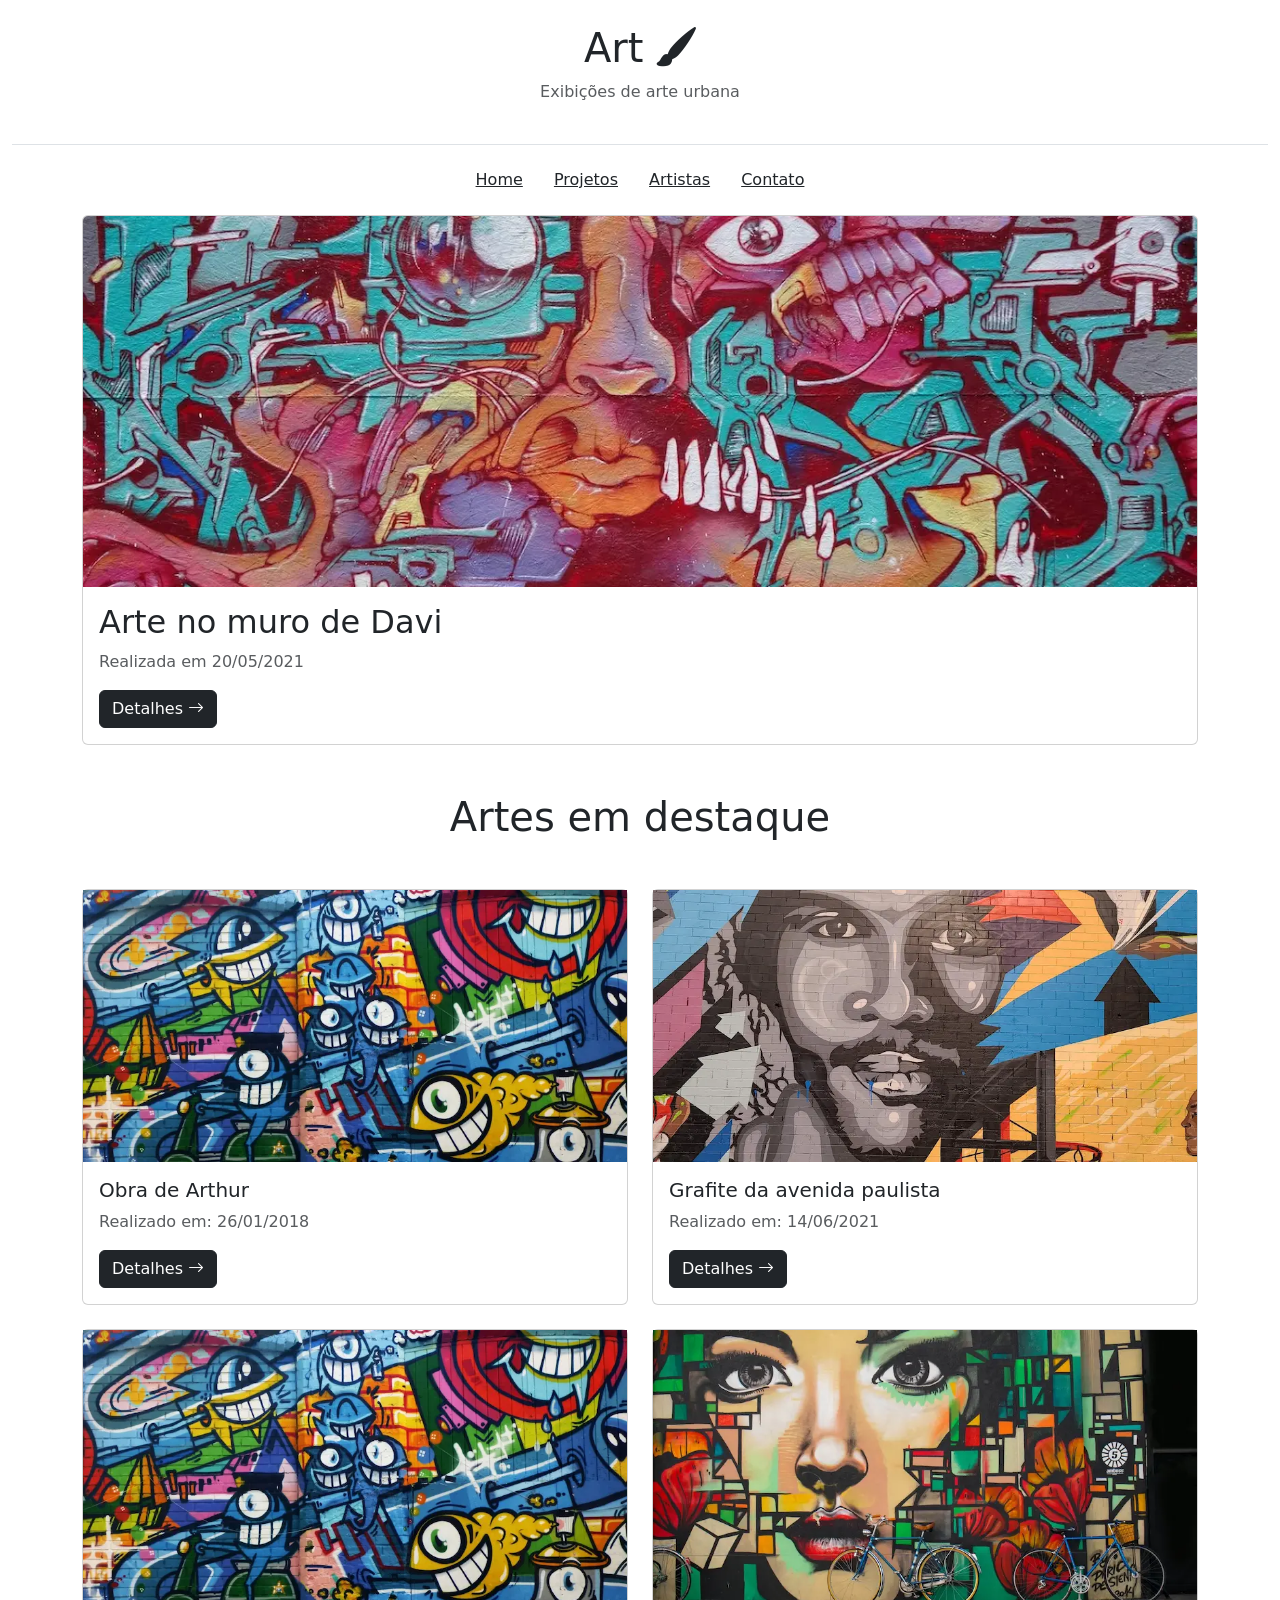
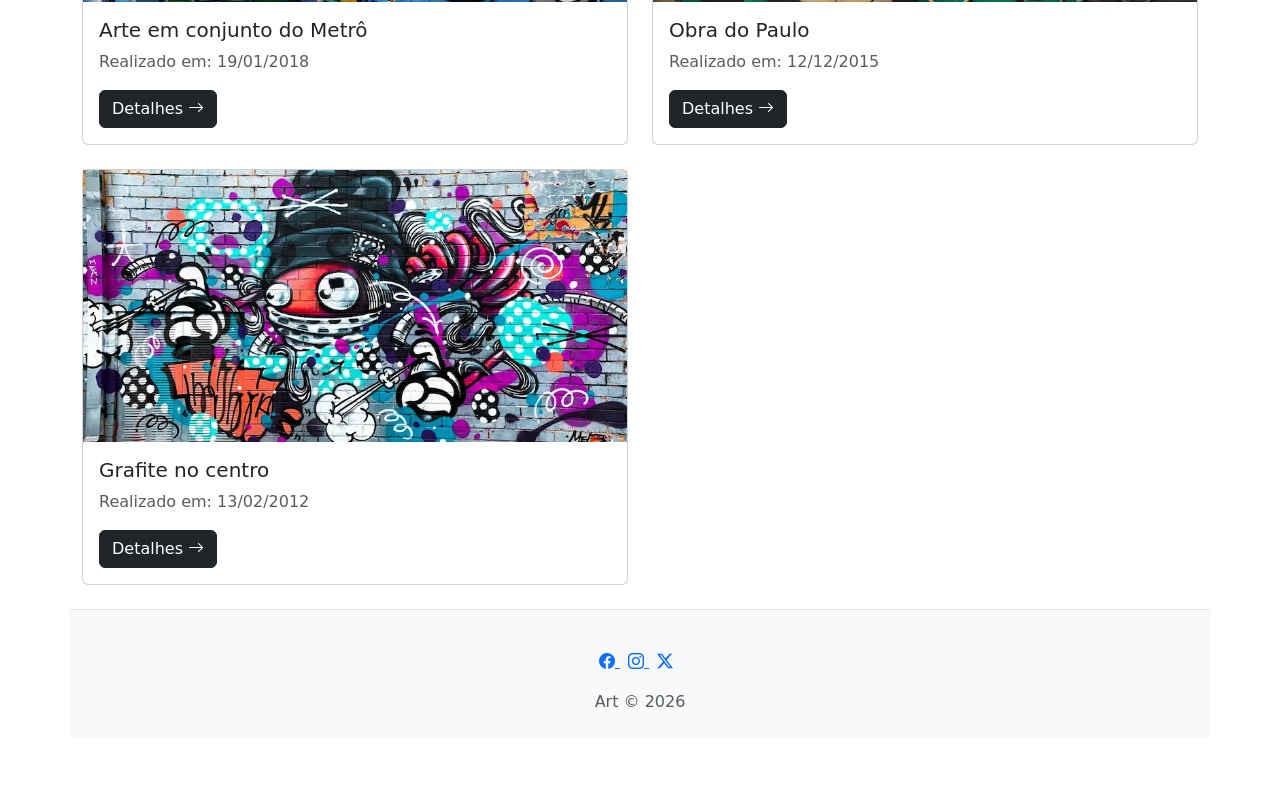
<file: 17-08/site-de-arte/index.html>
<!DOCTYPE html>
<html lang="pt-br">
<head>
    <meta charset="UTF-8">
    <link rel="icon" href="./img/favicon.ico">
    <meta name="viewport" content="width=device-width, initial-scale=1.0">
    <link rel="stylesheet" href="https://cdn.jsdelivr.net/npm/bootstrap-icons@1.13.1/font/bootstrap-icons.min.css">
    <link href="https://cdn.jsdelivr.net/npm/bootstrap@5.3.8/dist/css/bootstrap.min.css" rel="stylesheet" integrity="sha384-sRIl4kxILFvY47J16cr9ZwB07vP4J8+LH7qKQnuqkuIAvNWLzeN8tE5YBujZqJLB" crossorigin="anonymous">
    <script src="https://cdn.jsdelivr.net/npm/bootstrap@5.3.8/dist/js/bootstrap.bundle.min.js" integrity="sha384-FKyoEForCGlyvwx9Hj09JcYn3nv7wiPVlz7YYwJrWVcXK/BmnVDxM+D2scQbITxI" crossorigin="anonymous" defer></script>
    <title>Art | exibições de arte urbana</title>
</head>
<body>
    <div class="container-fluid">
        <header class="text-center py-4 border-bottom">
            <h1 class="mb-2">Art <i class="bi bi-brush-fill"></i></h1>
            <p class="text-muted">Exibições de arte urbana</p>
        </header>

        <nav class="py-3">
            <div class="container">
                <div class="row text-center">
                    <div class="col">
                        <a href="#" class="btn btn-link text-dark">Home</a>
                        <a href="#" class="btn btn-link text-dark">Projetos</a>
                        <a href="#" class="btn btn-link text-dark">Artistas</a>
                        <a href="#" class="btn btn-link text-dark">Contato</a>
                    </div>
                </div>
            </div>
        </nav>
    </div>

    <div class="container mb-5">
        <div class="row">
            <div class="col-12">
                <div class="card">
                    <img src="./img/g_1.webp" class="card-img-top" alt="">
                    <div class="card-body">
                        <h2 class="card-title">Arte no muro de Davi</h2>
                        <p class="text-muted">Realizada em 20/05/2021</p>
                        <a href="#" class="btn btn-dark">Detalhes <i class="bi bi-arrow-right"></i></a>
                    </div>
                </div>
            </div>
        </div>
    </div>

    <div class="container mb-5">
        <div class="text-center mb-5">
            <h1>Artes em destaque</h1>
        </div>
        <div class="row g-4">
            <div class="col-md-6">
                <div class="card">
                    <img src="./img/g_4.webp" alt="">
                    <div class="card-body">
                        <h5 class="card-title">Obra de Arthur</h5>
                        <p class="text-muted">Realizado em: 26/01/2018</p>
                        <a href="#" class="btn btn-dark">Detalhes <i class="bi bi-arrow-right"></i></a>
                    </div>
                </div>
            </div>
            <div class="col-md-6">
                <div class="card">
                    <img src="./img/g_3.webp" alt="">
                    <div class="card-body">
                        <h5 class="card-title">Grafite da avenida paulista</h5>
                        <p class="text-muted">Realizado em: 14/06/2021</p>
                        <a href="#" class="btn btn-dark">Detalhes <i class="bi bi-arrow-right"></i></a>
                    </div>
                </div>
            </div>
            <div class="col-md-6">
                <div class="card">
                    <img src="./img/g_4.webp" alt="">
                    <div class="card-body">
                        <h5 class="card-title">Arte em conjunto do Metrô</h5>
                        <p class="text-muted">Realizado em: 19/01/2018</p>
                        <a href="#" class="btn btn-dark">Detalhes <i class="bi bi-arrow-right"></i></a>
                    </div>
                </div>
            </div>
            <div class="col-md-6">
                <div class="card">
                    <img src="./img/g_5.webp" alt="">
                    <div class="card-body">
                        <h5 class="card-title">Obra do Paulo</h5>
                        <p class="text-muted">Realizado em: 12/12/2015</p>
                        <a href="#" class="btn btn-dark">Detalhes <i class="bi bi-arrow-right"></i></a>
                    </div>
                </div>
            </div>
            <div class="col-md-6">
                <div class="card">
                    <img src="./img/g_6.webp" alt="">
                    <div class="card-body">
                        <h5 class="card-title">Grafite no centro</h5>
                        <p class="text-muted">Realizado em: 13/02/2012</p>
                        <a href="#" class="btn btn-dark">Detalhes <i class="bi bi-arrow-right"></i></a>
                    </div>
                </div>
            </div>

            <footer class="bg-light py-4 border-top">
                <div class="container text-center">
                    <p class="text-muted mb-3"></p>
                    <div class="mb-3">
                        <a href="" class="btn-outline-secondary me-2">
                            <i class="bi bi-facebook"></i>
                        </a>
                        <a href="" class="btn-outline-secondary me-2">
                            <i class="bi bi-instagram"></i>
                        </a>
                        <a href="" class="btn-outline-secondary me-2">
                            <i class="bi bi-twitter-x"></i>
                        </a>
                    </div>
                    <p class="text-muted mb-0">Art &copy; 2026</p>
                </div>
            </footer>
        </div>
    </div>

</body>
</html>
</file>
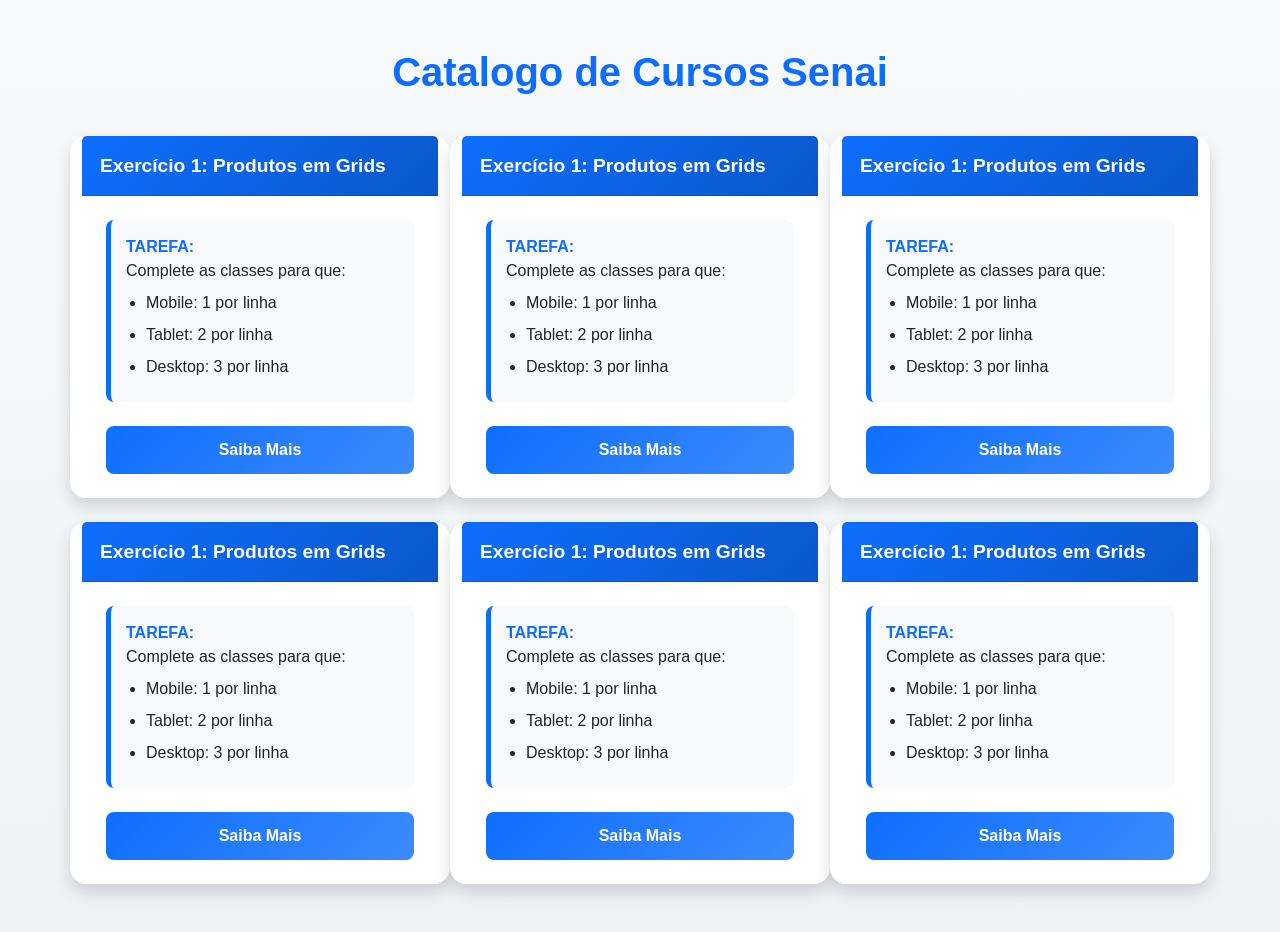
<file: aulas-senai-4-semestre/28-07/index.html>
<!DOCTYPE html>
<html lang="pt-br">
<head>
    <meta charset="UTF-8">
    <meta name="viewport" content="width=device-width, initial-scale=1.0">
    <title>Exercício Bootstrap</title>
    <link href="https://cdn.jsdelivr.net/npm/bootstrap@5.3.8/dist/css/bootstrap.min.css" rel="stylesheet">
    <link rel="stylesheet" href="style.css">
</head>

<body class="bg-light py-5">
    <h1 class="text-center">Catalogo de Cursos Senai</h1>
    <div class="container ">
         <div class="row g-4">

             <div class="card exercise shadow col-12 col-md-6 col-lg-4">
                 <div class="card-header">
                     <h2 class="mb-0">Exercício 1: Produtos em Grids</h2>
                 </div>
                 <div class="card-body">
                     <div class="task mb-4">
                         <strong>TAREFA:</strong>
                         <p class="mb-2">Complete as classes para que:</p>
                         <ul>
                             <li>Mobile: 1 por linha</li>
                             <li>Tablet: 2 por linha</li>
                             <li>Desktop: 3 por linha</li>
                         </ul>
                     </div>
                     <div class="row g-3">
                         <div class="col-12 col-md-12 col-lg-12 text-center">
                             <div class="box bg-primary text-white">Saiba Mais</div>
                         </div>
                     </div>
                 </div>
             </div>
             <div class="card exercise shadow col-12 col-md-6 col-lg-4">
                 <div class="card-header">
                     <h2 class="mb-0">Exercício 1: Produtos em Grids</h2>
                 </div>
                 <div class="card-body">
                     <div class="task mb-4">
                         <strong>TAREFA:</strong>
                         <p class="mb-2">Complete as classes para que:</p>
                         <ul>
                             <li>Mobile: 1 por linha</li>
                             <li>Tablet: 2 por linha</li>
                             <li>Desktop: 3 por linha</li>
                         </ul>
                     </div>
                     <div class="row g-3">
                         <div class="col-12 col-md-12 col-lg-12 text-center">
                             <div class="box bg-primary text-white">Saiba Mais</div>
                         </div>
                     </div>
                 </div>
             </div>
             <div class="card exercise shadow col-12 col-md-6 col-lg-4">
                 <div class="card-header">
                     <h2 class="mb-0">Exercício 1: Produtos em Grids</h2>
                 </div>
                 <div class="card-body">
                     <div class="task mb-4">
                         <strong>TAREFA:</strong>
                         <p class="mb-2">Complete as classes para que:</p>
                         <ul>
                             <li>Mobile: 1 por linha</li>
                             <li>Tablet: 2 por linha</li>
                             <li>Desktop: 3 por linha</li>
                         </ul>
                     </div>
                     <div class="row g-3">
                         <div class="col-12 col-md-12 col-lg-12 text-center">
                             <div class="box bg-primary text-white">Saiba Mais</div>
                         </div>
                     </div>
                 </div>
             </div>
             <div class="card exercise shadow col-12 col-md-6 col-lg-4">
                 <div class="card-header">
                     <h2 class="mb-0">Exercício 1: Produtos em Grids</h2>
                 </div>
                 <div class="card-body">
                     <div class="task mb-4">
                         <strong>TAREFA:</strong>
                         <p class="mb-2">Complete as classes para que:</p>
                         <ul>
                             <li>Mobile: 1 por linha</li>
                             <li>Tablet: 2 por linha</li>
                             <li>Desktop: 3 por linha</li>
                         </ul>
                     </div>
                     <div class="row g-3">
                         <div class="col-12 col-md-12 col-lg-12 text-center">
                             <div class="box bg-primary text-white">Saiba Mais</div>
                         </div>
                     </div>
                 </div>
             </div>
             <div class="card exercise shadow col-12 col-md-6 col-lg-4">
                 <div class="card-header">
                     <h2 class="mb-0">Exercício 1: Produtos em Grids</h2>
                 </div>
                 <div class="card-body">
                     <div class="task mb-4">
                         <strong>TAREFA:</strong>
                         <p class="mb-2">Complete as classes para que:</p>
                         <ul>
                             <li>Mobile: 1 por linha</li>
                             <li>Tablet: 2 por linha</li>
                             <li>Desktop: 3 por linha</li>
                         </ul>
                     </div>
                     <div class="row g-3">
                         <div class="col-12 col-md-12 col-lg-12 text-center">
                             <div class="box bg-primary text-white">Saiba Mais</div>
                         </div>
                     </div>
                 </div>
             </div>
             <div class="card exercise shadow col-12 col-md-6 col-lg-4">
                 <div class="card-header">
                     <h2 class="mb-0">Exercício 1: Produtos em Grids</h2>
                 </div>
                 <div class="card-body">
                     <div class="task mb-4">
                         <strong>TAREFA:</strong>
                         <p class="mb-2">Complete as classes para que:</p>
                         <ul>
                             <li>Mobile: 1 por linha</li>
                             <li>Tablet: 2 por linha</li>
                             <li>Desktop: 3 por linha</li>
                         </ul>
                     </div>
                     <div class="row g-3">
                         <div class="col-12 col-md-12 col-lg-12 text-center">
                             <div class="box bg-primary text-white">Saiba Mais</div>
                         </div>
                     </div>
                 </div>
             </div>
         </div>
    </div>
</body>
</html>
</file>
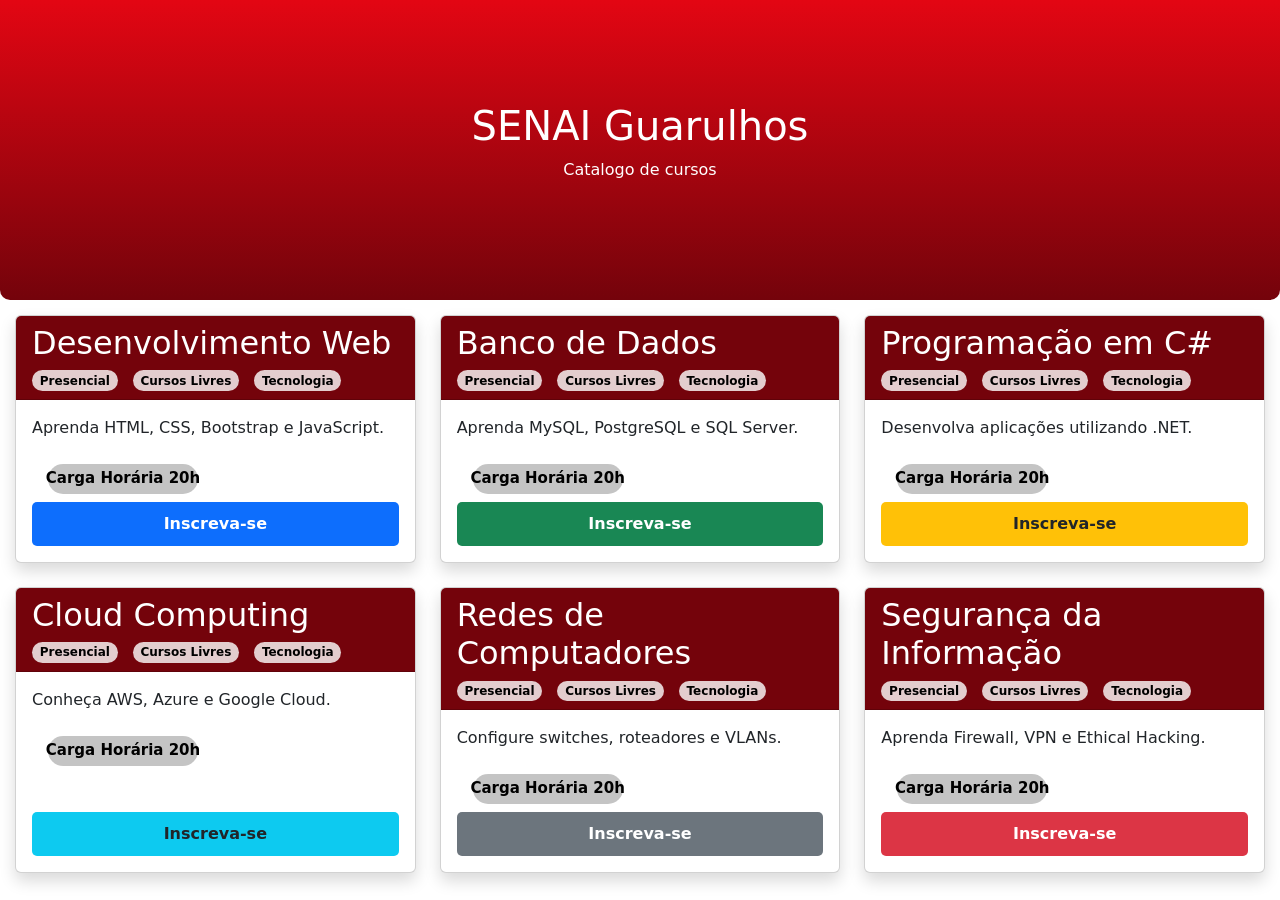
<file: 03-08/aula01/exercicio.html>
<!DOCTYPE html>
<html lang="pt-br">
<head>
    <meta charset="UTF-8">
    <meta name="viewport" content="width=device-width, initial-scale=1.0">
    <title>Exercicio 2 - Catalogo de Cursos</title>
    <link href="https://cdn.jsdelivr.net/npm/bootstrap@5.3.8/dist/css/bootstrap.min.css" rel="stylesheet" integrity="sha384-sRIl4kxILFvY47J16cr9ZwB07vP4J8+LH7qKQnuqkuIAvNWLzeN8tE5YBujZqJLB" crossorigin="anonymous">
    <link rel="stylesheet" href="style.css">
</head>
<body>
    <div class="title">
        <h1>SENAI Guarulhos</h1>
        <p>Catalogo de cursos</p>
    </div>
    <main>

        <div class="catalogo-container row g-4">
            <div class="col-12 col-md-6 col-lg-4">
                <div class="card shadow h-100">
                    <div class="card-header">
                        <h2>Desenvolvimento Web</h2>
                        <div class="badges-container">
                            <div class="badge">Presencial</div>
                            <div class="badge">Cursos Livres</div>
                            <div class="badge">Tecnologia</div>
                        </div>
                    </div>
    
                    <div class="card-body d-flex flex-column">
                        <div class="card-text">
                            <p>Aprenda HTML, CSS, Bootstrap e JavaScript.</p>
                        </div>
                        <div class="card-footer">
                            <div class="carga-horaria badge">Carga Horária 20h</div>
                        </div>
    
                        <div class="mt-auto">
                            <div class="box bg-primary text-white text-center">
                                Inscreva-se
                            </div>
                        </div>
                    </div>
                </div>
            </div>
            <div class="col-12 col-md-6 col-lg-4">
                <div class="card shadow h-100">
                    <div class="card-header">
                        <h2>Banco de Dados</h2>
                        <div class="badges-container">
                            <div class="badge">Presencial</div>
                            <div class="badge">Cursos Livres</div>
                            <div class="badge">Tecnologia</div>
                        </div>
                    </div>
    
                    <div class="card-body d-flex flex-column">
                        <div class="card-text">
                            <p>Aprenda MySQL, PostgreSQL e SQL Server.</p>
                        </div>
                        <div class="card-footer">
                            <div class="carga-horaria badge">Carga Horária 20h</div>
                        </div>
    
                        <div class="mt-auto">
                            <div class="box bg-success text-white text-center">
                                Inscreva-se
                            </div>
                        </div>
                    </div>
                </div>
            </div>
            <div class="col-12 col-md-6 col-lg-4">
                <div class="card shadow h-100">
                    <div class="card-header">
                        <h2>Programação em C#</h2>
                        <div class="badges-container">
                            <div class="badge">Presencial</div>
                            <div class="badge">Cursos Livres</div>
                            <div class="badge">Tecnologia</div>
                        </div>
                    </div>
    
                    <div class="card-body d-flex flex-column">
                        <div class="card-text">
                            <p>Desenvolva aplicações utilizando .NET.</p>
                        </div>
                        <div class="card-footer">
                            <div class="carga-horaria badge">Carga Horária 20h</div>
                        </div>
    
                        <div class="mt-auto">
                            <div class="box bg-warning text-dark text-center">
                                Inscreva-se
                            </div>
                        </div>
                    </div>
                </div>
            </div>
            <div class="col-12 col-md-6 col-lg-4">
                <div class="card shadow h-100">
                    <div class="card-header">
                        <h2>Cloud Computing</h2>
                        <div class="badges-container">
                            <div class="badge">Presencial</div>
                            <div class="badge">Cursos Livres</div>
                            <div class="badge">Tecnologia</div>
                        </div>
                    </div>
    
                    <div class="card-body d-flex flex-column">
                        <div class="card-text">
                            <p>Conheça AWS, Azure e Google Cloud.</p>
                        </div>
                        <div class="card-footer">
                            <div class="carga-horaria badge">Carga Horária 20h</div>
                        </div>
    
                        <div class="mt-auto">
                            <div class="box bg-info text-dark text-center">
                                Inscreva-se
                            </div>
                        </div>
                    </div>
                </div>
            </div>
            <div class="col-12 col-md-6 col-lg-4">
                <div class="card shadow h-100">
                    <div class="card-header">
                        <h2>Redes de Computadores</h2>
                        <div class="badges-container">
                            <div class="badge">Presencial</div>
                            <div class="badge">Cursos Livres</div>
                            <div class="badge">Tecnologia</div>
                        </div>
                    </div>
    
                    <div class="card-body d-flex flex-column">
                        <div class="card-text">
                            <p>Configure switches, roteadores e VLANs.</p>
                        </div>
                        <div class="card-footer">
                            <div class="carga-horaria badge">Carga Horária 20h</div>
                        </div>
    
                        <div class="mt-auto">
                            <div class="box bg-secondary text-white text-center">
                                Inscreva-se
                            </div>
                        </div>
                    </div>
                </div>
            </div>
            <div class="col-12 col-md-6 col-lg-4">
                <div class="card shadow h-100">
                    <div class="card-header">
                        <h2>Segurança da Informação</h2>
                        <div class="badges-container">
                            <div class="badge">Presencial</div>
                            <div class="badge">Cursos Livres</div>
                            <div class="badge">Tecnologia</div>
                        </div>
                    </div>
    
                    <div class="card-body d-flex flex-column">
                        <div class="card-text">
                            <p>Aprenda Firewall, VPN e Ethical Hacking.</p>
                        </div>
                        <div class="card-footer">
                            <div class="carga-horaria badge">Carga Horária 20h</div>
                        </div>
    
                        <div class="mt-auto">
                            <div class="box bg-danger text-white text-center">
                                Inscreva-se
                            </div>
                        </div>
                    </div>
                </div>
            </div>
        </div>
    </main>
</body>
</html>
</file>
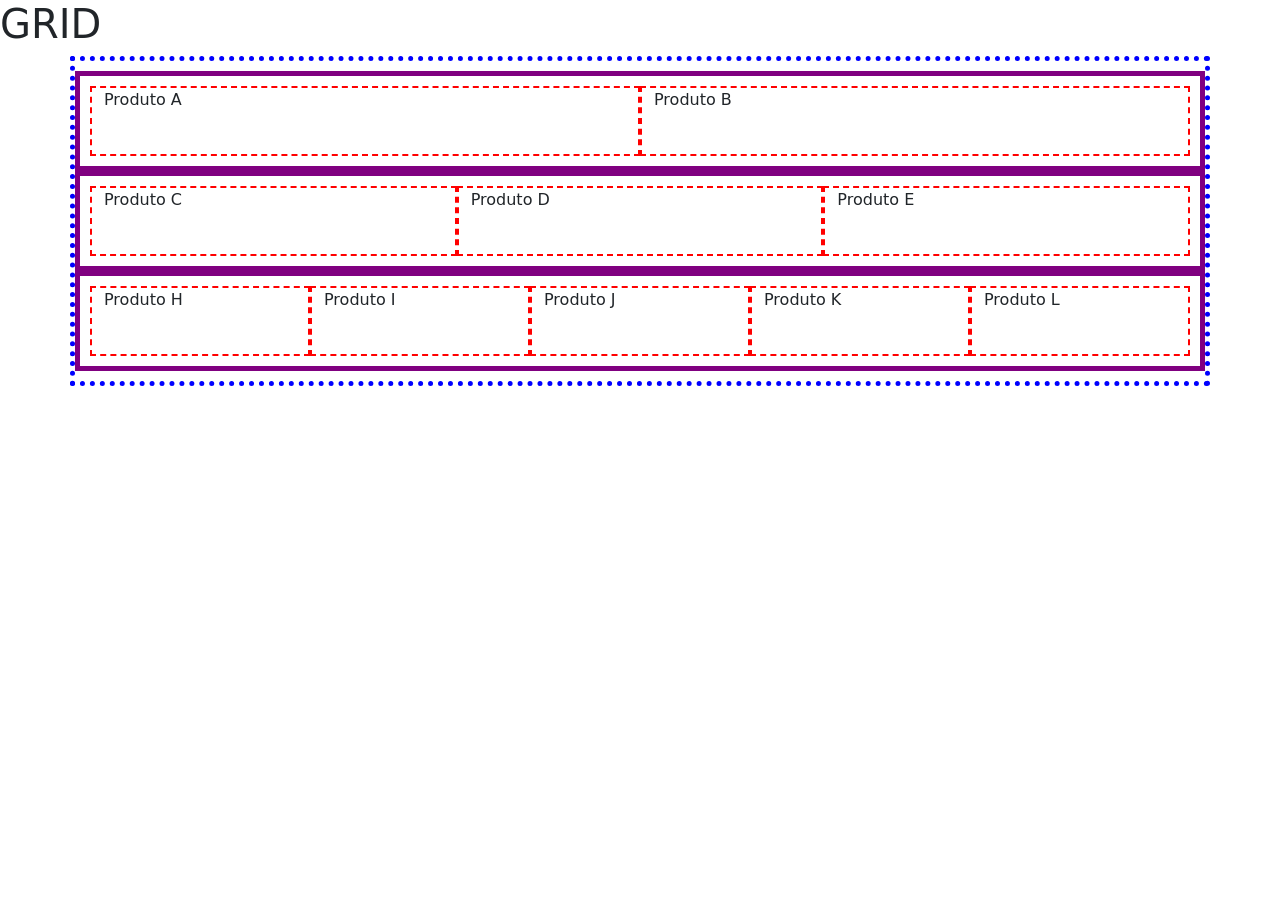
<file: 10-08/aula/aula-grid.html>
<!DOCTYPE html>
<html lang="pt-br">
<head>
    <meta charset="UTF-8">
    <meta name="viewport" content="width=device-width, initial-scale=1.0">
    <title>Aula 05</title>
    <link rel="stylesheet" href="style.css">
    <link href="https://cdn.jsdelivr.net/npm/bootstrap@5.3.8/dist/css/bootstrap.min.css" rel="stylesheet" integrity="sha384-sRIl4kxILFvY47J16cr9ZwB07vP4J8+LH7qKQnuqkuIAvNWLzeN8tE5YBujZqJLB" crossorigin="anonymous">
</head>
<body>
    <h1>GRID</h1>

    <div class="container">
        <div class="row">
            <div class="col">
                <p>Produto A</p>
            </div>
            <div class="col">
                <p>Produto B</p>
            </div>
        </div>
        <div class="row">
            <div class="col">
                <p>Produto C</p>
            </div>
            <div class="col">
                <p>Produto D</p>
            </div>
            <div class="col">
                <p>Produto E</p>
            </div>
        </div>
        <div class="row">
            <div class="col">
                <p>Produto H</p>
            </div>
            <div class="col">
                <p>Produto I</p>
            </div>
            <div class="col">
                <p>Produto J</p>
            </div>
            <div class="col">
                <p>Produto K</p>
            </div>
            <div class="col">
                <p>Produto L</p>
            </div>
        </div>
    </div>

</body>
</html>
</file>
<file: 03-08/TechStore/style.css>
main {
    padding: 20px;
}

.content-hero {
    height: 300px;
    display: flex;
    justify-content: center;
    align-items: center;
    flex-direction: column;
}

.container-produtos {
    padding: 2rem 0;
    align-items: center;
    justify-content: center;
}

.card {
    width: 100%;
    transition: .3s;
    border: none;
    border-radius: 16px;
}

.card:hover {
    transform: translateY(-5px);
    box-shadow: 0 .75rem 1.5rem rgba(0,0,0,.2);
}

.card-img-top {
    height: 220px;
    object-fit: contain;
    background: #f8f9fa;
}

.card-title {
    font-size: 1rem;
    height: 50px;
    overflow: hidden;
}

.card-text {
    height: 70px;
    overflow: hidden;
}

.btn {
    border-radius: 10px;
}

.tabela-produtos {
    background: white;
    border-radius: 10px;
    overflow: hidden;
    box-shadow: 0 .5rem 1rem rgba(0,0,0,.15);
}

.tabela-produtos table {
    margin: 0;
}

.produto-img {
    width: 80px;
    height: 80px;
    object-fit: contain;
}

.table td,
.table th {
    vertical-align: middle;
}

.table tbody tr:hover {
    background: #f8f9fa;
}

@media (max-width: 768px) {
    .produto-img {
        width: 60px;
        height: 60px;
    }

    .table {
        font-size: .9rem;
    }
}
</file>
<file: 10-08/bento-grid/style.css>
body {
      background: #f4f5f7;
    }

    .page-title {
      letter-spacing: -0.5px;
    }

    .bento-card {
      border: 0;
      box-shadow: 0 .25rem .8rem rgba(0, 0, 0, .10);
      transition: transform .2s ease, box-shadow .2s ease;
    }

    .bento-card:hover {
      transform: translateY(-3px);
      box-shadow: 0 .5rem 1.2rem rgba(0, 0, 0, .14);
    }

    .hero-card {
      min-height: 166px;
    }

    .topic-card {
      min-height: 94px;
    }

    .small-card {
      min-height: 135px;
    }

    .bottom-card {
      min-height: 90px;
    }

    .emoji {
      font-size: 2.2rem;
      line-height: 1;
    }

    .stat-number {
      font-size: 1.8rem;
      line-height: 1;
    }

    .course-list .list-group-item {
      padding: .35rem .65rem;
      font-size: .82rem;
    }

    @media (max-width: 575.98px) {
      .page-title {
        font-size: 2rem;
      }

      .hero-card {
        min-height: auto;
      }

      .topic-card,
      .small-card,
      .bottom-card {
        min-height: auto;
      }
    }
</file>
<file: aulas-senai-4-semestre/28-07/style.css>
body {
    background: linear-gradient(180deg, #f8f9fa, #eef2f7);
    font-family: "Segoe UI", Tahoma, Geneva, Verdana, sans-serif;
}

h1 {
    color: #0d6efd;
    font-weight: 700;
    margin-bottom: 40px;
}

.exercise {
    border: none;
    border-radius: 16px;
    overflow: hidden;
    transition: transform .3s ease, box-shadow .3s ease;
}

.exercise:hover {
    transform: translateY(-8px);
    box-shadow: 0 1rem 2rem rgba(0, 0, 0, .15) !important;
}

.card-header {
    background: linear-gradient(135deg, #0d6efd, #0a58ca);
    color: white;
    padding: 18px;
}

.card-header h2 {
    font-size: 1.2rem;
    font-weight: 600;
}

.card-body {
    padding: 1.5rem;
    background: white;
}

.task {
    background: #f8f9fa;
    border-left: 5px solid #0d6efd;
    padding: 15px;
    border-radius: 8px;
}

.task strong {
    color: #0d6efd;
}

.task ul {
    padding-left: 20px;
    margin-bottom: 0;
}

.task li {
    margin-bottom: 8px;
}

.box {
    background: linear-gradient(135deg, #0d6efd, #3d8bfd) !important;
    padding: 12px;
    border-radius: 8px;
    font-weight: bold;
    cursor: pointer;
    transition: background .3s, transform .3s;
}

.box:hover {
    background: linear-gradient(135deg, #0b5ed7, #084298) !important;
    transform: scale(1.05);
}

@media (max-width: 768px) {
    h1 {
        font-size: 2rem;
    }

    .card-header h2 {
        font-size: 1rem;
    }
}
</file>
<file: 03-08/aula01/style.css>
main{
    padding: 15px;
}
.title{
    width: 100%;
    height: 300px;
    background: linear-gradient(to bottom, #e30613, #74030b);
    padding: 10px;
    display: flex;
    align-items: center;
    justify-content: center;
    flex-direction: column;
    color: white;
    border-bottom-left-radius: 10px ;
    border-bottom-right-radius: 10px ;
}

.card-header{
    background:  #74030b;
    color: white;
    font-weight: bold;
}

.badges-container{
    display: grid;
    grid-template-columns: repeat(5, 1fr);
    gap: 15px;
}

.badge{
    background-color: rgba(255, 255, 255, 0.801);
    color: black;
    border-radius: 40px;
}

.card-body{
    min-width: 200px;
    height: auto;

}

.card-footer{
    background: none;
    border: none;
    display: flex;
    align-items: center;
    justify-content: flex-start;
}

.carga-horaria{
    background-color: rgba(0, 0, 0, 0.233);
    height: 30px;
    display: flex;
    align-items: center;
    justify-content: center;
    width: 150px;
    font-size: 15px;
}

.carga-horaria p{
    background-color: aqua;
}

.carga-horaria span{
    color: #e30613;
}

.box {
    padding: 10px;
    border-radius: 5px;
    font-weight: bold;
    cursor: pointer;
    transition: all 0.5s ease;
}

.box:hover {
    transform: scale(1.02);
}
</file>
<file: 10-08/aula/style.css>
.container{
    border: 5px dotted blue;
    padding: 10px;
    margin-bottom: 20px;
}

.row{
    border: 5px solid purple;
    height: 100px;
    padding: 10px;
    margin: 0;
}

.col{
    border: 2px dashed red;
    height: 100%;
    margin: 0;
}
</file>
